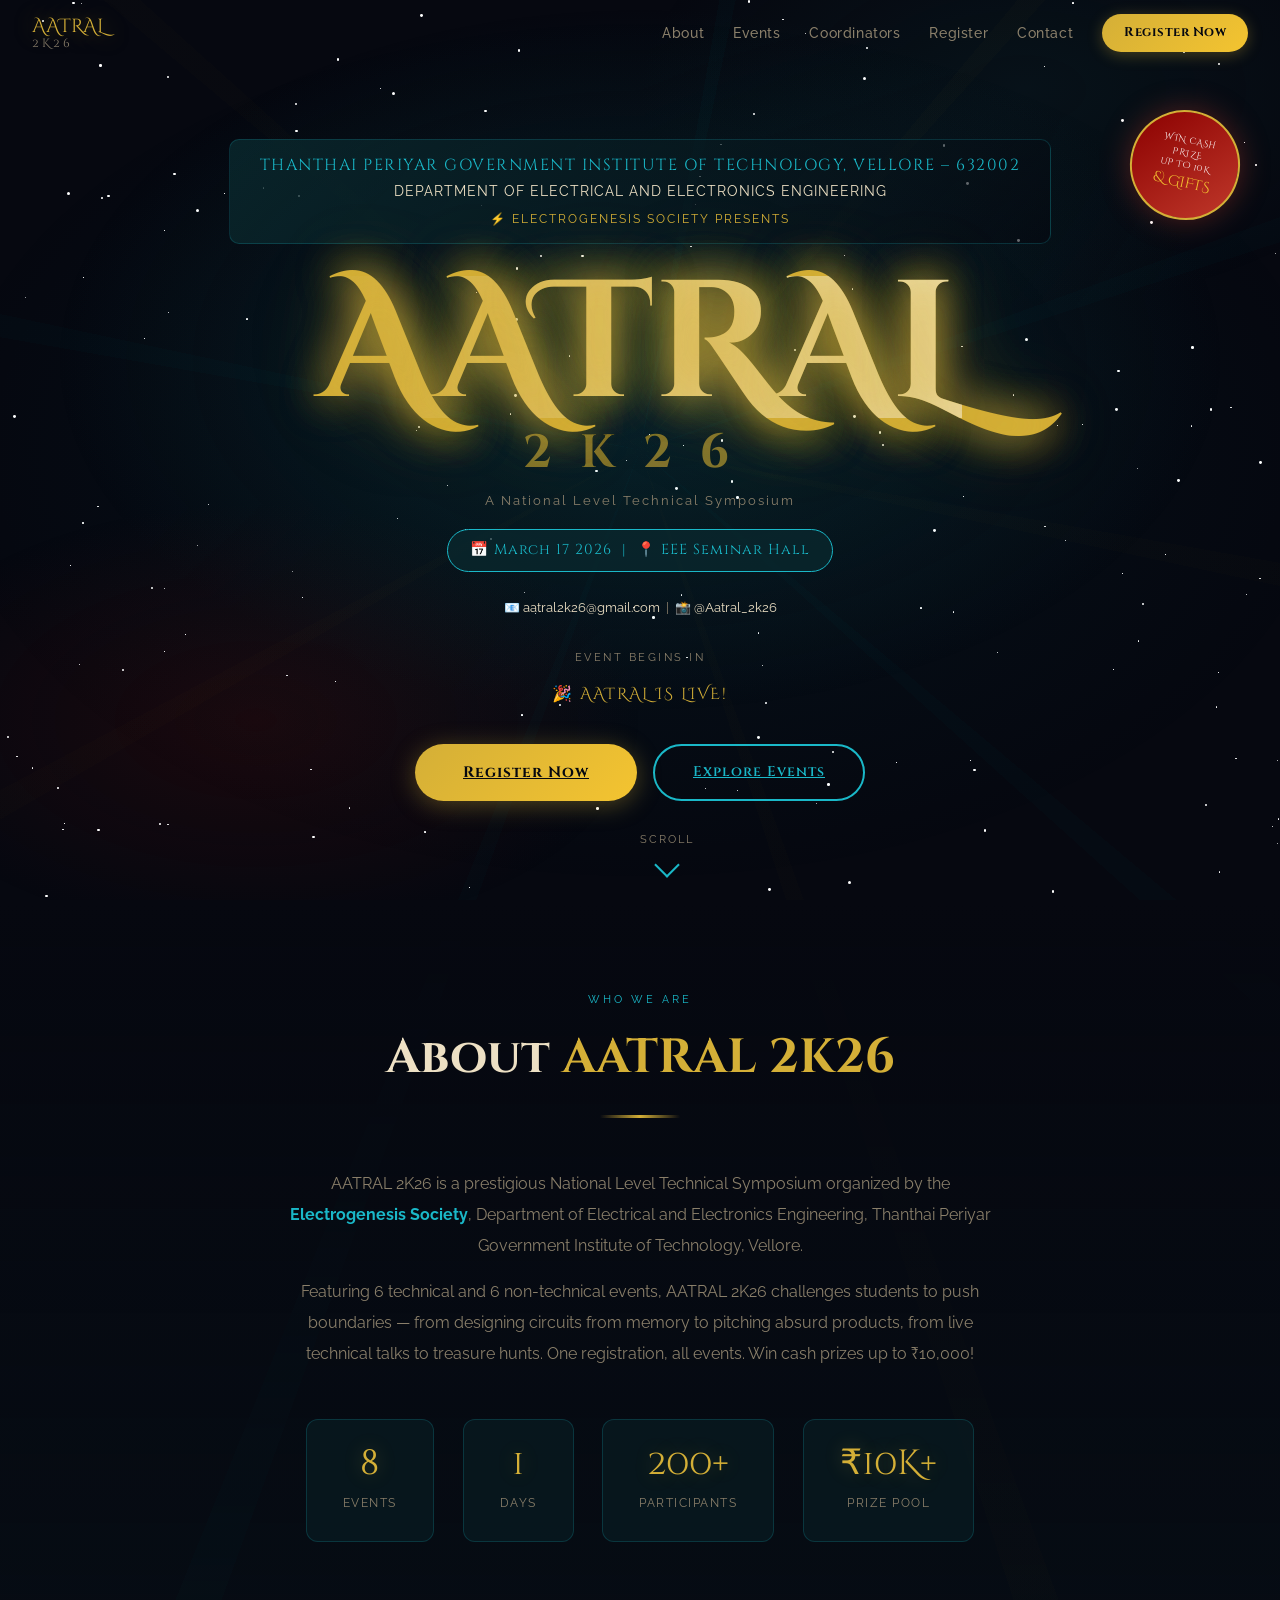
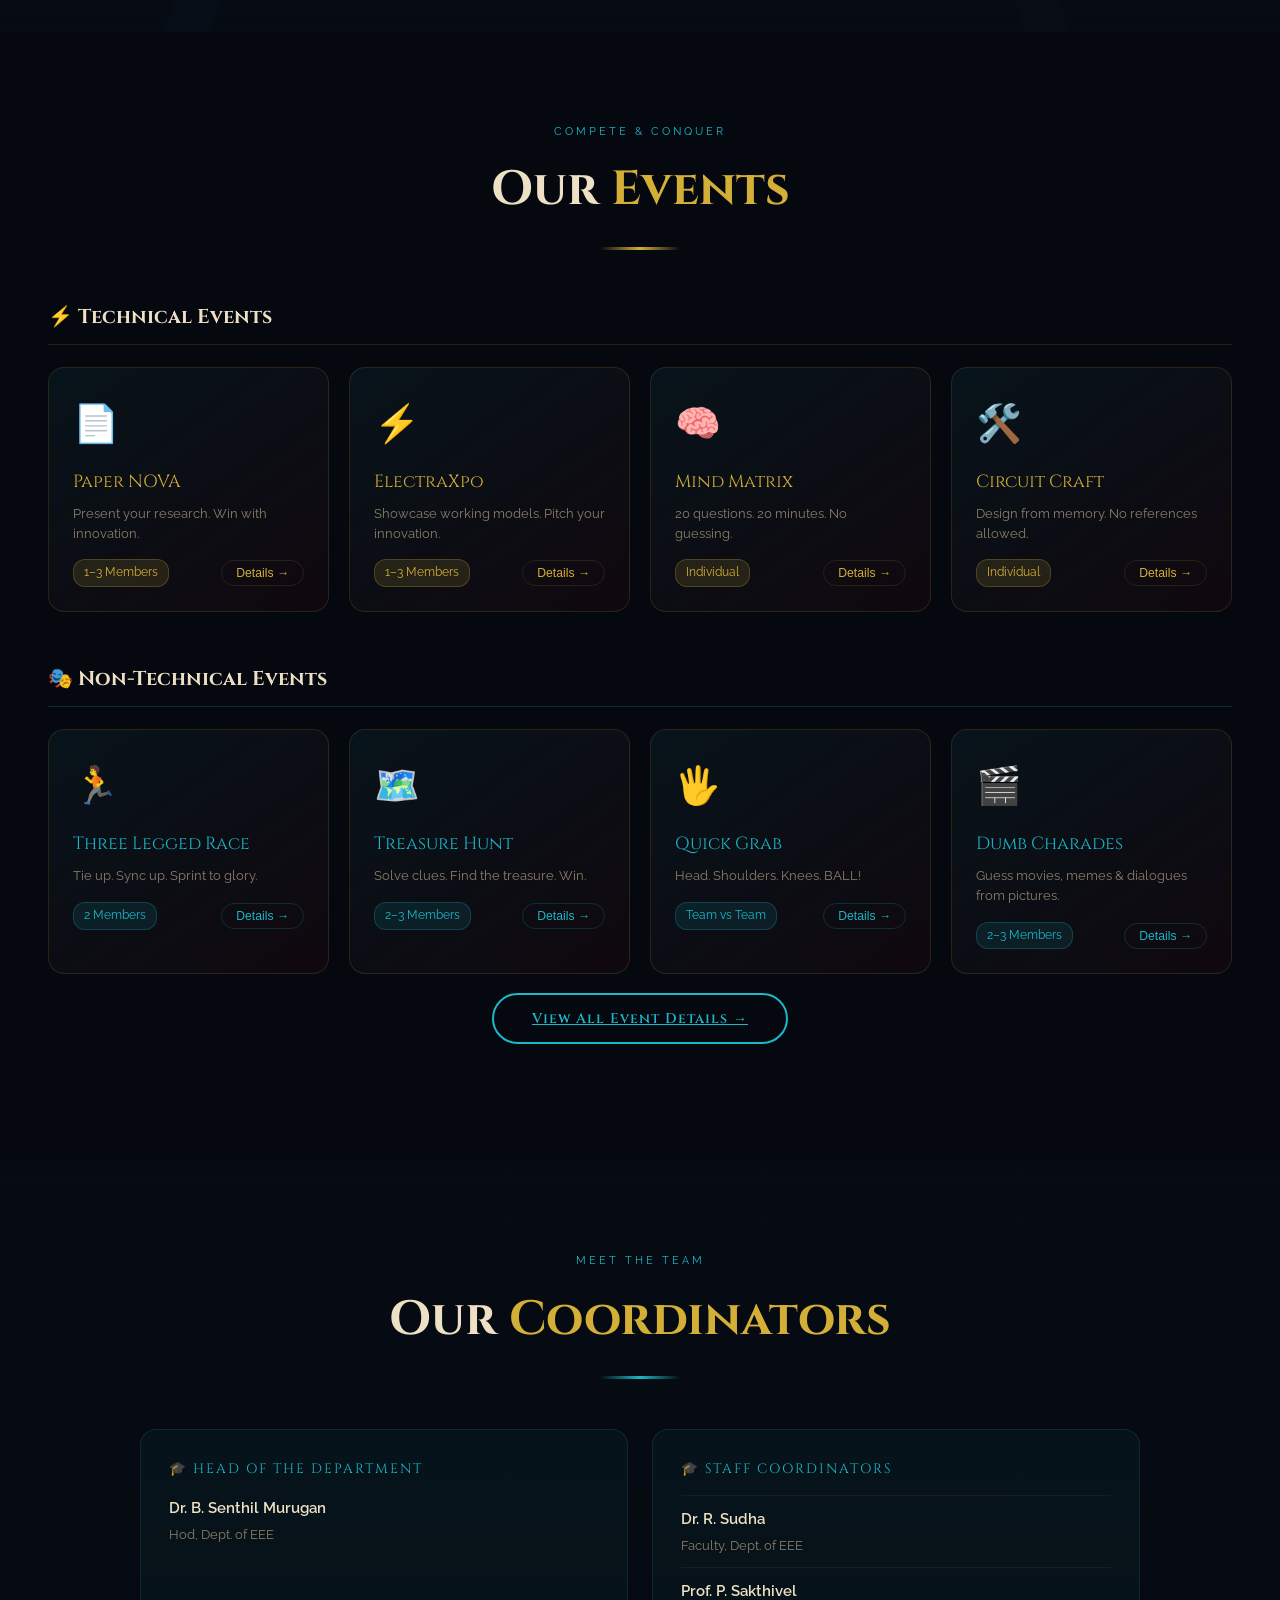
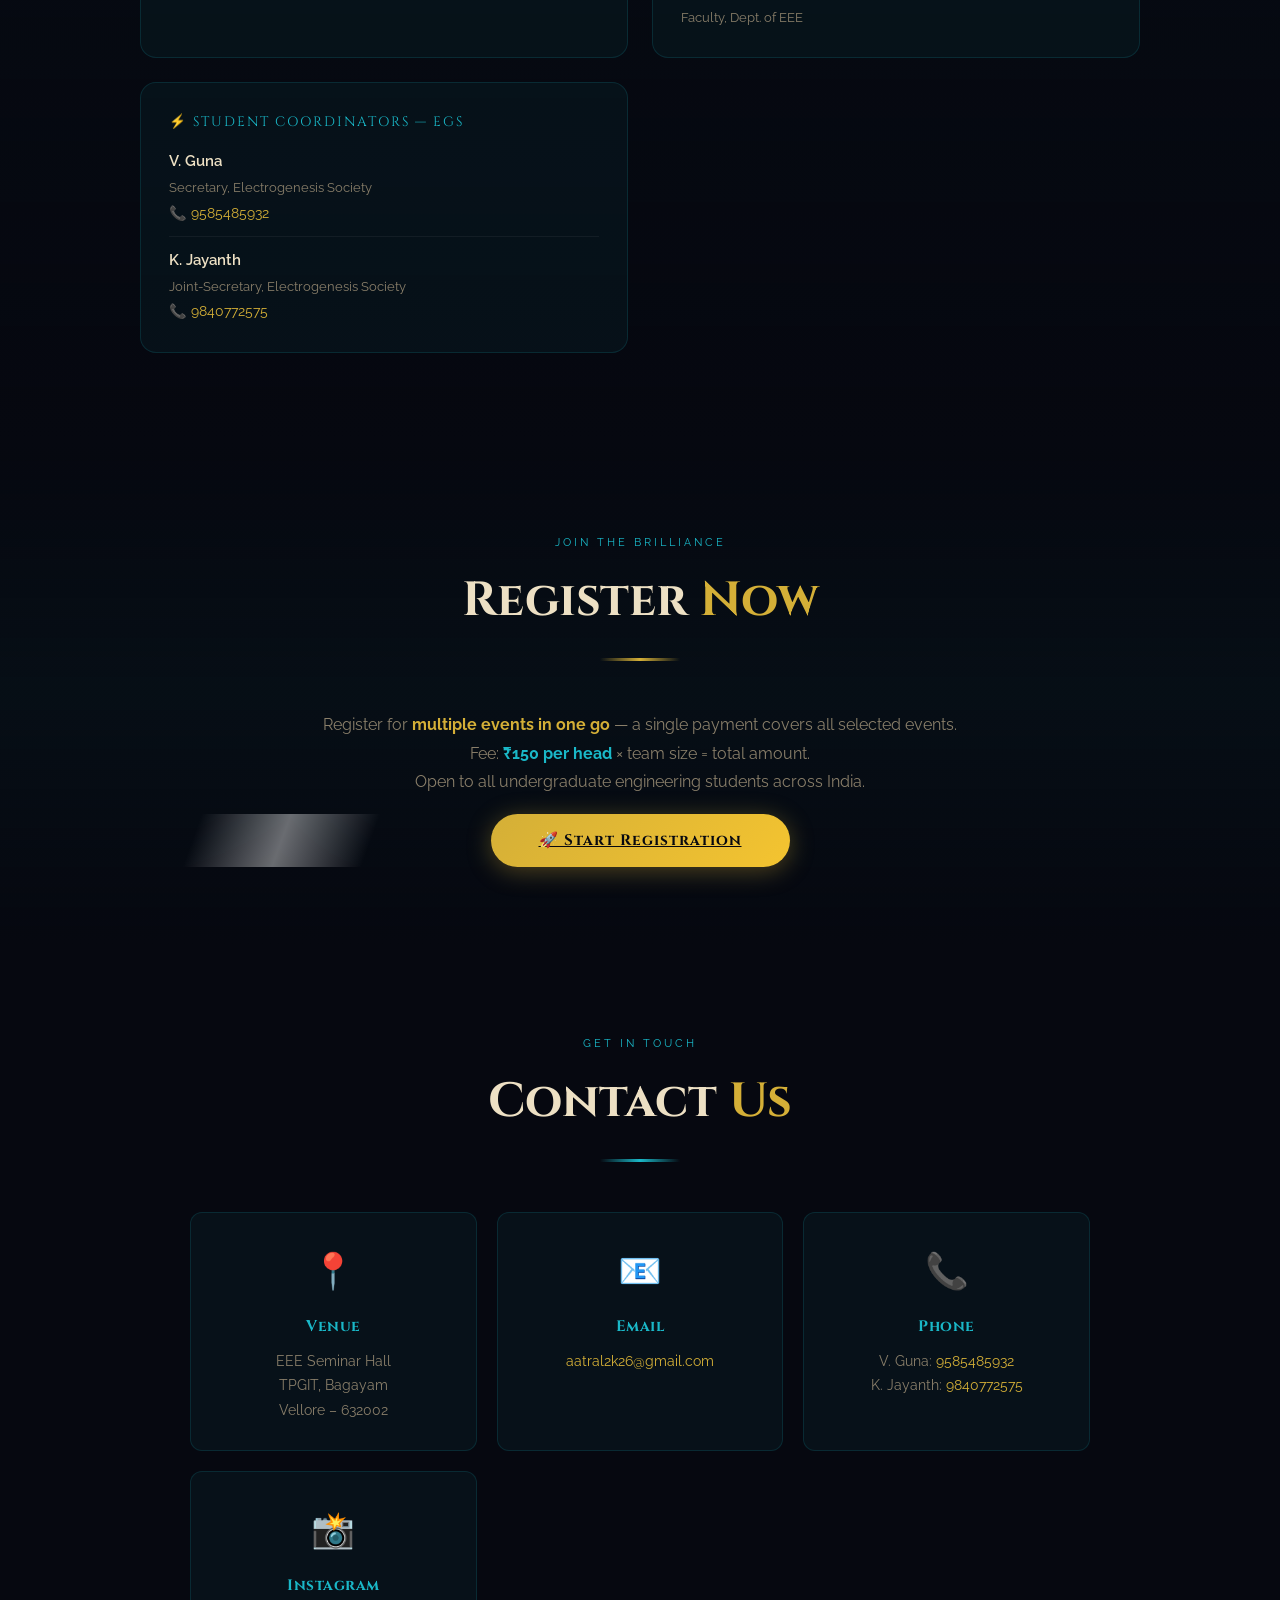
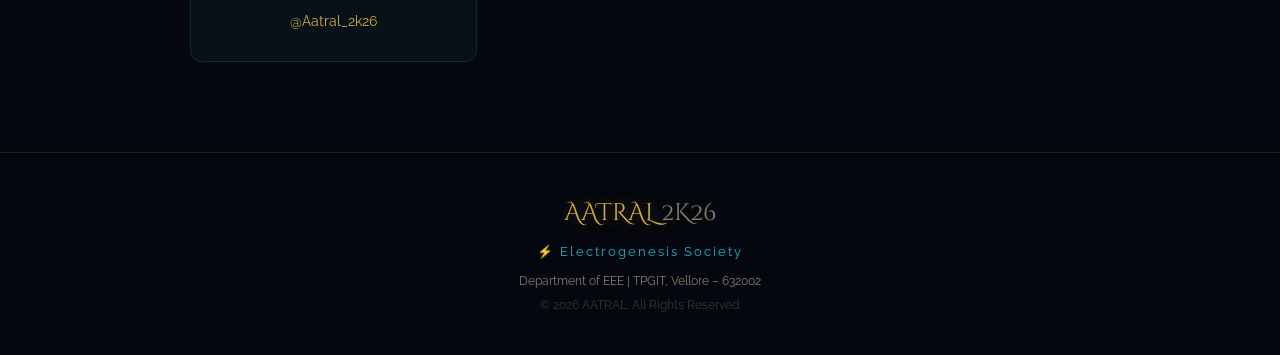
<file: index.html>
<!DOCTYPE html>
<html lang="en">
<head>
<meta charset="UTF-8"/>
<meta name="viewport" content="width=device-width, initial-scale=1.0"/>
<title>AATRAL 2K26 | National Level Technical Symposium | TPGIT Vellore</title>
<meta name="description" content="AATRAL 2K26 — National Level Technical Symposium by Electrogenesis Society, TPGIT Vellore. March 17 2026."/>
<link href="https://fonts.googleapis.com/css2?family=Cinzel+Decorative:wght@400;700;900&family=Cinzel:wght@400;600;700&family=Raleway:wght@300;400;500;600;700&display=swap" rel="stylesheet"/>
<link rel="stylesheet" href="css/style.css"/>
<style>
/* ─── HERO ─── */
.lightning{position:absolute;inset:0;pointer-events:none;z-index:1;overflow:hidden}
.lbolt{position:absolute;width:2px;background:linear-gradient(180deg,transparent,var(--tealhi),transparent);border-radius:2px;opacity:0;animation:lflash var(--ld,4s) var(--ldl,0s) ease-in-out infinite}
@keyframes lflash{0%,90%,100%{opacity:0}92%,96%{opacity:.7}94%{opacity:.2}}
.hero{position:relative;min-height:100vh;display:flex;align-items:center;justify-content:center;text-align:center;padding:110px 2rem 70px;z-index:2;overflow:hidden}
.hero::before{content:'';position:absolute;inset:0;background:radial-gradient(ellipse 80% 70% at 50% 50%,rgba(10,184,200,.06) 0,transparent 70%);pointer-events:none}
.hcnt{max-width:940px;position:relative;z-index:2}
.hbanner{background:linear-gradient(135deg,rgba(10,42,47,.8),rgba(6,8,16,.6));border:1px solid rgba(26,184,200,.2);border-radius:10px;padding:14px 30px;margin-bottom:2rem;display:inline-block;opacity:0;animation:fadeUp .8s .1s ease forwards}
.hbanner .inst{font-family:'Cinzel',serif;font-size:clamp(.75rem,1.5vw,1rem);color:var(--tealhi);letter-spacing:1.5px;text-transform:uppercase;display:block;line-height:1.4}
.hbanner .dept{font-size:clamp(.7rem,1.3vw,.88rem);color:var(--text);letter-spacing:1px;text-transform:uppercase;display:block;margin-top:4px}
.hbanner .soc{font-size:.75rem;color:var(--gold);letter-spacing:2px;text-transform:uppercase;display:block;margin-top:5px}
.htitle{font-family:'Cinzel Decorative',serif;font-size:clamp(4rem,13vw,11rem);line-height:.85;margin-bottom:1rem;display:flex;flex-direction:column;align-items:center;gap:.1em;opacity:0;animation:fadeUp .9s .3s ease forwards}
.tglow{color:var(--gold);position:relative;display:inline-block;text-shadow:0 0 40px rgba(212,175,55,.6),0 0 80px rgba(212,175,55,.3),0 0 160px rgba(212,175,55,.1);animation:goldpulse 3s ease-in-out infinite}
.tglow::after{content:'AATRAL';position:absolute;inset:0;background:linear-gradient(90deg,transparent,rgba(255,255,255,.6),transparent);background-size:200% 100%;-webkit-background-clip:text;background-clip:text;-webkit-text-fill-color:transparent;animation:shimmer 2.5s linear infinite}
@keyframes goldpulse{0%,100%{text-shadow:0 0 40px rgba(212,175,55,.6),0 0 80px rgba(212,175,55,.3)}50%{text-shadow:0 0 70px rgba(212,175,55,.9),0 0 140px rgba(212,175,55,.5)}}
@keyframes shimmer{0%{background-position:-200% 0}100%{background-position:200% 0}}
.tyear{font-family:'Cinzel',serif;font-size:.28em;color:rgba(212,175,55,.6);letter-spacing:.6em;text-transform:uppercase}
.htagline{font-family:'Cinzel',serif;font-size:clamp(.8rem,1.8vw,1.1rem);color:var(--text);letter-spacing:.2em;margin-bottom:.4rem;opacity:0;animation:fadeUp .8s .5s ease forwards}
.hpresents{font-size:.8rem;color:var(--muted);letter-spacing:2px;margin-bottom:.3rem;opacity:0;animation:fadeUp .8s .55s ease forwards}
.prizebadge{position:absolute;top:110px;right:40px;background:linear-gradient(135deg,#8B0000,#c0392b);border:2px solid var(--gold);border-radius:50%;width:110px;height:110px;display:flex;flex-direction:column;align-items:center;justify-content:center;text-align:center;transform:rotate(12deg);animation:badgewobble 3s ease-in-out infinite;box-shadow:0 0 30px rgba(192,57,43,.4)}
.prizebadge .pw{font-family:'Cinzel Decorative',serif;font-size:.55rem;color:#fff;letter-spacing:.5px;line-height:1.4}
.prizebadge .pa{font-family:'Cinzel Decorative',serif;font-size:.9rem;color:var(--goldhi);display:block}
@keyframes badgewobble{0%,100%{transform:rotate(12deg) scale(1)}50%{transform:rotate(14deg) scale(1.04)}}
.hdate{display:inline-flex;align-items:center;gap:.6rem;background:rgba(10,42,47,.7);border:1px solid var(--tealhi);padding:8px 22px;border-radius:25px;font-family:'Cinzel',serif;color:var(--tealhi);font-size:.9rem;margin:.8rem 0 1.6rem;opacity:0;animation:fadeUp .8s .7s ease forwards;letter-spacing:1px}
.hloc{font-size:.8rem;color:var(--muted);margin-bottom:1.8rem;opacity:0;animation:fadeUp .8s .75s ease forwards}
.hloc span{color:var(--text)}
@keyframes fadeUp{from{opacity:0;transform:translateY(30px)}to{opacity:1;transform:translateY(0)}}
.cdwrap{margin-bottom:2.2rem;opacity:0;animation:fadeUp .8s .85s ease forwards}
.cdlabel{font-size:.7rem;color:var(--muted);letter-spacing:2.5px;text-transform:uppercase;margin-bottom:.9rem}
.cd{display:flex;align-items:center;justify-content:center;gap:.5rem}
.cdb{background:rgba(10,42,47,.6);border:1px solid rgba(26,184,200,.25);border-radius:var(--r);padding:14px 20px;min-width:78px;text-align:center;position:relative;overflow:hidden}
.cdb::before{content:'';position:absolute;top:0;left:-100%;width:100%;height:2px;background:var(--tealhi);animation:scan 3s linear infinite}
@keyframes scan{0%{left:-100%}100%{left:100%}}
.cdb b{display:block;font-family:'Cinzel Decorative',serif;font-size:1.9rem;color:var(--goldhi);line-height:1;text-shadow:0 0 20px rgba(212,175,55,.4)}
.cdb small{font-size:.6rem;color:var(--muted);letter-spacing:1.5px;text-transform:uppercase}
.cdsep{font-size:1.8rem;color:rgba(26,184,200,.3);font-weight:bold;padding-bottom:18px}
.hbtns{display:flex;gap:1rem;justify-content:center;flex-wrap:wrap;opacity:0;animation:fadeUp .8s .95s ease forwards}
.scrollhint{position:absolute;bottom:26px;left:50%;transform:translateX(-50%);display:flex;flex-direction:column;align-items:center;gap:7px;color:var(--muted);font-size:.7rem;letter-spacing:2px;text-transform:uppercase;z-index:2;opacity:0;animation:fadeUp .8s 1.1s ease forwards}
.sarrow{width:18px;height:18px;border-right:2px solid var(--tealhi);border-bottom:2px solid var(--tealhi);transform:rotate(45deg);animation:sb 1.6s ease-in-out infinite}
@keyframes sb{0%,100%{transform:rotate(45deg) translateY(0);opacity:1}50%{transform:rotate(45deg) translateY(6px);opacity:.4}}

/* ─── ABOUT ─── */
.about{background:linear-gradient(180deg,var(--bg),rgba(10,42,47,.12))}
.atext{text-align:center;max-width:720px;margin:0 auto 50px;color:var(--muted);line-height:1.95}
.atext p{margin-bottom:.9rem}
.astats{display:flex;justify-content:center;gap:1.8rem;flex-wrap:wrap}
.sbox{background:rgba(10,42,47,.4);border:1px solid rgba(26,184,200,.2);border-radius:var(--r);padding:26px 36px;text-align:center;transition:all var(--ease);cursor:default;position:relative;overflow:hidden}
.sbox::before{content:'';position:absolute;inset:0;background:linear-gradient(135deg,rgba(212,175,55,.05),transparent);opacity:0;transition:opacity var(--ease)}
.sbox:hover{border-color:var(--gold);transform:translateY(-5px);box-shadow:0 15px 40px rgba(212,175,55,.1)}
.sbox:hover::before{opacity:1}
.snum{display:block;font-family:'Cinzel Decorative',serif;font-size:2.2rem;color:var(--gold);line-height:1;margin-bottom:.4rem;text-shadow:0 0 20px rgba(212,175,55,.3)}
.slbl{color:var(--muted);font-size:.78rem;letter-spacing:1.5px;text-transform:uppercase}

/* ─── EVENTS ─── */
.evtsec{background:var(--bg)}
.catrow{max-width:1220px;margin:0 auto 22px;padding:0 1rem}
.cattitle{font-family:'Cinzel',serif;font-size:1.25rem;color:var(--text);display:flex;align-items:center;gap:.8rem;padding-bottom:10px;border-bottom:1px solid var(--golddim);margin-bottom:4px}
.cattitle.teal-border{border-bottom-color:rgba(26,184,200,.2)}
.egrid{max-width:1220px;margin:0 auto 50px;padding:0 1rem;display:grid;grid-template-columns:repeat(auto-fill,minmax(270px,1fr));gap:20px}
.ecard{background:linear-gradient(145deg,rgba(10,42,47,.35),rgba(58,10,10,.2));border:1px solid rgba(212,175,55,.15);border-radius:16px;padding:24px;cursor:pointer;transition:all var(--ease);position:relative;overflow:hidden;opacity:0;animation:fadeUp .6s ease forwards}
.ecard::before{content:'';position:absolute;top:0;left:0;width:100%;height:3px;background:linear-gradient(90deg,var(--gold),var(--goldhi));transform:scaleX(0);transition:transform var(--ease);transform-origin:left}
.ecard.nontech::before{background:linear-gradient(90deg,var(--tealhi),rgba(26,184,200,.5))}
.ecard:hover{border-color:rgba(212,175,55,.5);transform:translateY(-7px);box-shadow:0 20px 55px rgba(212,175,55,.12)}
.ecard.nontech:hover{border-color:rgba(26,184,200,.4);box-shadow:0 20px 55px rgba(26,184,200,.1)}
.ecard:hover::before{transform:scaleX(1)}
.eicon{font-size:2.3rem;margin-bottom:.85rem;display:block}
.ename{font-family:'Cinzel',serif;font-size:1.1rem;color:var(--gold);margin-bottom:.4rem}
.ecard.nontech .ename{color:var(--tealhi)}
.etag{font-size:.82rem;color:var(--muted);margin-bottom:1rem;line-height:1.5}
.emeta{display:flex;justify-content:space-between;align-items:center}
.ebadge{background:var(--golddim);border:1px solid rgba(212,175,55,.25);color:var(--gold);padding:3px 10px;border-radius:12px;font-size:.72rem}
.ecard.nontech .ebadge{background:rgba(26,184,200,.1);border-color:rgba(26,184,200,.25);color:var(--tealhi)}
.evbtn{background:none;border:1px solid var(--golddim);color:var(--gold);padding:5px 14px;border-radius:20px;font-size:.76rem;cursor:pointer;transition:all var(--ease)}
.ecard.nontech .evbtn{border-color:rgba(26,184,200,.2);color:var(--tealhi)}
.ecard:hover .evbtn{background:var(--gold);color:var(--bg);border-color:var(--gold)}
.ecard.nontech:hover .evbtn{background:var(--tealhi);color:var(--bg);border-color:var(--tealhi)}
.view-all-wrap{text-align:center;margin-top:-20px;margin-bottom:40px}

/* ─── COORDINATORS ─── */
.coordsec{background:linear-gradient(180deg,rgba(10,42,47,.1),var(--bg))}
.coordgrid{max-width:1000px;margin:auto;display:grid;grid-template-columns:1fr 1fr;gap:24px}
.coordcard{background:rgba(10,42,47,.3);border:1px solid rgba(26,184,200,.15);border-radius:16px;padding:28px;transition:all var(--ease)}
.coordcard:hover{border-color:rgba(26,184,200,.4);transform:translateY(-3px)}
.coordtitle{font-family:'Cinzel',serif;font-size:.85rem;color:var(--tealhi);letter-spacing:2px;text-transform:uppercase;margin-bottom:14px}
.coordname{color:var(--text);font-weight:600;font-size:.92rem;margin-bottom:4px}
.coordrole{color:var(--muted);font-size:.8rem}
.coordphone{color:var(--gold);font-size:.88rem;margin-top:3px}
.coordlist{display:flex;flex-direction:column;gap:10px}

/* ─── REG CTA ─── */
.regsec{background:linear-gradient(180deg,var(--bg),rgba(10,42,47,.2) 50%,var(--bg))}
.regcta{text-align:center}
.regcta p{color:var(--muted);margin-bottom:1.8rem;font-size:1rem;line-height:1.8}

/* ─── CONTACT ─── */
.ctsec{background:var(--bg)}
.ctgrid{max-width:900px;margin:auto;display:grid;grid-template-columns:repeat(auto-fit,minmax(220px,1fr));gap:20px}
.ctcard{background:rgba(10,42,47,.3);border:1px solid rgba(26,184,200,.15);border-radius:var(--r);padding:28px;text-align:center;transition:all var(--ease)}
.ctcard:hover{border-color:rgba(26,184,200,.4);transform:translateY(-4px)}
.cticon{font-size:2.2rem;margin-bottom:.85rem}
.ctcard h4{font-family:'Cinzel',serif;color:var(--tealhi);margin-bottom:.6rem;font-size:.95rem;letter-spacing:.5px}
.ctcard p{color:var(--muted);font-size:.86rem;line-height:1.75}
.ctcard a{color:var(--gold);text-decoration:none}
.ctcard a:hover{text-decoration:underline}

/* ─── EVENT MODAL ─── */
.overlay{position:fixed;inset:0;background:rgba(0,0,0,.88);backdrop-filter:blur(14px);z-index:2000;display:flex;align-items:center;justify-content:center;padding:20px;opacity:0;pointer-events:none;transition:opacity .35s ease}
.overlay.open{opacity:1;pointer-events:all}
.mbox{background:linear-gradient(145deg,#0d0f18,#080a10);border:1px solid rgba(212,175,55,.25);border-radius:20px;padding:36px;position:relative;box-shadow:0 40px 100px rgba(0,0,0,.8),0 0 60px rgba(212,175,55,.06);max-height:90vh;overflow-y:auto;transform:scale(.9);transition:transform .35s ease;scrollbar-width:thin;scrollbar-color:var(--golddim) transparent}
.overlay.open .mbox{transform:scale(1)}
.mbox::-webkit-scrollbar{width:5px}
.mbox::-webkit-scrollbar-thumb{background:var(--golddim);border-radius:3px}
.evtmbox{max-width:640px;width:100%}
.mclose{position:absolute;top:16px;right:18px;background:rgba(255,255,255,.06);border:1px solid rgba(255,255,255,.1);color:var(--muted);width:34px;height:34px;border-radius:50%;cursor:pointer;font-size:.95rem;transition:all var(--ease);display:flex;align-items:center;justify-content:center}
.mclose:hover{background:rgba(255,255,255,.12);color:var(--text)}
.emicon{font-size:3rem;display:block;margin-bottom:.7rem;text-align:center}
.emtitle{font-family:'Cinzel Decorative',serif;font-size:1.55rem;color:var(--gold);text-align:center;margin-bottom:.3rem}
.emcat{text-align:center;color:var(--muted);font-size:.8rem;letter-spacing:1px;margin-bottom:1.3rem}
.emformat{background:rgba(10,42,47,.4);border:1px solid rgba(26,184,200,.15);border-radius:10px;padding:14px 16px;margin-bottom:1.3rem}
.emformat h5{font-family:'Cinzel',serif;color:var(--tealhi);font-size:.78rem;letter-spacing:1px;margin-bottom:8px;text-transform:uppercase}
.fmrow{display:flex;flex-wrap:wrap;gap:7px}
.fmchip{background:rgba(26,184,200,.08);border:1px solid rgba(26,184,200,.18);color:var(--text);padding:4px 10px;border-radius:8px;font-size:.76rem}
.emdesc{color:var(--muted);font-size:.88rem;line-height:1.8;margin-bottom:1.3rem}
.emrules{background:rgba(212,175,55,.04);border:1px solid var(--golddim);border-radius:10px;padding:16px 18px}
.emrules h4{font-family:'Cinzel',serif;color:var(--gold);font-size:.85rem;letter-spacing:1px;margin-bottom:10px}
.emrules ul{list-style:none;display:flex;flex-direction:column;gap:6px}
.emrules li{color:var(--muted);font-size:.87rem;padding-left:1.3em;position:relative;line-height:1.6}
.emrules li::before{content:'◆';color:var(--gold);position:absolute;left:0;font-size:.42em;top:8px}
.emjudge{margin-top:1.3rem}
.emjudge h4{font-family:'Cinzel',serif;color:var(--tealhi);margin-bottom:.8rem;font-size:.9rem;letter-spacing:1px}
.jrow{display:flex;justify-content:space-between;align-items:center;padding:6px 0;border-bottom:1px solid rgba(255,255,255,.04);font-size:.84rem}
.jrow:last-child{border-bottom:none;font-weight:700;color:var(--text)}
.jrow .jk{color:var(--muted)}
.jrow .jv{color:var(--goldhi)}
.emmetarow{display:flex;gap:.7rem;margin-top:1.3rem;flex-wrap:wrap}
.emchip{background:var(--golddim);border:1px solid rgba(212,175,55,.25);padding:5px 13px;border-radius:20px;font-size:.77rem;color:var(--gold)}
.mfooter{margin-top:1.6rem;text-align:center}

@media(max-width:768px){
  .prizebadge{width:82px;height:82px;top:80px;right:12px}
  .prizebadge .pw{font-size:.45rem}
  .prizebadge .pa{font-size:.72rem}
  .htitle{font-size:clamp(3.2rem,17vw,5rem)}
  .cd{gap:.22rem}
  .cdb{padding:10px 11px;min-width:58px}
  .cdb b{font-size:1.5rem}
  .hbtns{flex-direction:column;align-items:center}
  .astats{gap:1rem}
  .sbox{padding:18px 24px}
  .egrid{grid-template-columns:1fr}
  .coordgrid{grid-template-columns:1fr}
  .ctgrid{grid-template-columns:1fr}
  .hbanner{padding:10px 16px}
}
@media(max-width:380px){.cdb{padding:8px 8px;min-width:50px}.cdb b{font-size:1.2rem}}
</style>
</head>
<body>

<div id="starsBg"></div>
<div class="rayburst"></div>

<div class="lightning">
  <div class="lbolt" style="left:15%;height:40%;top:5%;--ld:5s;--ldl:.5s"></div>
  <div class="lbolt" style="left:35%;height:55%;top:0;--ld:7s;--ldl:2s"></div>
  <div class="lbolt" style="left:65%;height:45%;top:10%;--ld:6s;--ldl:1s"></div>
  <div class="lbolt" style="left:82%;height:35%;top:8%;--ld:8s;--ldl:3s"></div>
  <div class="lbolt" style="left:50%;height:60%;top:0;--ld:4.5s;--ldl:.8s"></div>
</div>

<nav id="nav">
  <div class="nav-in">
    <a href="index.html" class="nlogo"><span class="na">AATRAL</span><span class="ny">2K26</span></a>
    <ul class="nlinks" id="nlinks">
      <li><a href="#about">About</a></li>
      <li><a href="pages/events.html">Events</a></li>
      <li><a href="#coordinators">Coordinators</a></li>
      <li><a href="pages/register.html">Register</a></li>
      <li><a href="#contact">Contact</a></li>
    </ul>
    <a href="pages/register.html" class="nbtn">Register Now</a>
    <button class="hbg" id="hbg">&#9776;</button>
  </div>
</nav>

<!-- HERO -->
<section class="hero" id="home">
  <div class="prizebadge">
    <span class="pw">WIN CASH<br>PRIZE<br>UP TO 10K</span>
    <span class="pa">&amp; GIFTS</span>
  </div>
  <div class="hcnt">
    <div class="hbanner">
      <span class="inst">Thanthai Periyar Government Institute of Technology, Vellore – 632002</span>
      <span class="dept">Department of Electrical and Electronics Engineering</span>
      <span class="soc">⚡ Electrogenesis Society Presents</span>
    </div>
    <h1 class="htitle">
      <span class="tglow">AATRAL</span>
      <span class="tyear">2K26</span>
    </h1>
    <p class="hpresents">A National Level Technical Symposium</p>
    <div class="hdate">📅 March 17 2026 &nbsp;|&nbsp; 📍 EEE Seminar Hall</div>
    <p class="hloc">📧 <span>aatral2k26@gmail.com</span> &nbsp;|&nbsp; 📸 <span>@Aatral_2k26</span></p>
    <div class="cdwrap">
      <div class="cdlabel">Event Begins In</div>
      <div class="cd" id="cd">
        <div class="cdb"><b id="cdd">00</b><small>Days</small></div>
        <div class="cdsep">:</div>
        <div class="cdb"><b id="cdh">00</b><small>Hours</small></div>
        <div class="cdsep">:</div>
        <div class="cdb"><b id="cdm">00</b><small>Mins</small></div>
        <div class="cdsep">:</div>
        <div class="cdb"><b id="cds">00</b><small>Secs</small></div>
      </div>
    </div>
    <div class="hbtns">
      <a href="pages/register.html" class="btnp lg"><span>Register Now</span><i class="shine"></i></a>
      <a href="pages/events.html" class="btns">Explore Events</a>
    </div>
  </div>
  <div class="scrollhint"><span>Scroll</span><div class="sarrow"></div></div>
</section>

<!-- ABOUT -->
<section class="about" id="about">
  <div class="shdr rv"><p class="stag">Who We Are</p><h2 class="stitle">About <span class="gold">AATRAL 2K26</span></h2><div class="gline"></div></div>
  <div class="atext rv">
    <p>AATRAL 2K26 is a prestigious National Level Technical Symposium organized by the <strong style="color:var(--tealhi)">Electrogenesis Society</strong>, Department of Electrical and Electronics Engineering, Thanthai Periyar Government Institute of Technology, Vellore.</p>
    <p>Featuring 6 technical and 6 non-technical events, AATRAL 2K26 challenges students to push boundaries — from designing circuits from memory to pitching absurd products, from live technical talks to treasure hunts. One registration, all events. Win cash prizes up to ₹10,000!</p>
  </div>
  <div class="astats">
    <div class="sbox rv"><span class="snum">8</span><span class="slbl">Events</span></div>
    <div class="sbox rv"><span class="snum">1</span><span class="slbl">Days</span></div>
    <div class="sbox rv"><span class="snum">200+</span><span class="slbl">Participants</span></div>
    <div class="sbox rv"><span class="snum">₹10K+</span><span class="slbl">Prize Pool</span></div>
  </div>
</section>

<!-- EVENTS PREVIEW -->
<section class="evtsec" id="events">
  <div class="shdr rv"><p class="stag">Compete &amp; Conquer</p><h2 class="stitle">Our <span class="gold">Events</span></h2><div class="gline"></div></div>
  <div class="catrow rv"><h3 class="cattitle">⚡ Technical Events</h3></div>
  <div class="egrid" id="techGrid"></div>
  <div class="catrow rv"><h3 class="cattitle teal-border">🎭 Non-Technical Events</h3></div>
  <div class="egrid" id="ntGrid"></div>
  <div class="view-all-wrap rv">
    <a href="pages/events.html" class="btns">View All Event Details →</a>
  </div>
</section>

<!-- COORDINATORS -->
<section class="coordsec" id="coordinators">
  <div class="shdr rv"><p class="stag">Meet the Team</p><h2 class="stitle">Our <span class="gold">Coordinators</span></h2><div class="gline teal"></div></div>
  <div class="coordgrid rv">
    <div class="coordcard">
      <div class="coordtitle">🎓 Head of the Department</div>
      <div class="coordlist">
        <div><div class="coordname">Dr. B. Senthil Murugan</div><div class="coordrole">Hod, Dept. of EEE</div></div>
      </div>
    </div>
    <div class="coordcard">
      <div class="coordtitle">🎓 Staff Coordinators</div>
      <div class="coordlist">
        <div style="border-top:1px solid rgba(255,255,255,.05);padding-top:10px"><div class="coordname">Dr. R. Sudha</div><div class="coordrole">Faculty, Dept. of EEE</div></div>
        <div style="border-top:1px solid rgba(255,255,255,.05);padding-top:10px"><div class="coordname">Prof. P. Sakthivel</div><div class="coordrole">Faculty, Dept. of EEE</div></div>
      </div>
    </div>
    <div class="coordcard">
      <div class="coordtitle">⚡ Student Coordinators — EGS</div>
      <div class="coordlist">
        <div>
          <div class="coordname">V. Guna</div>
          <div class="coordrole">Secretary, Electrogenesis Society</div>
          <div class="coordphone">📞 9585485932</div>
        </div>
        <div style="border-top:1px solid rgba(255,255,255,.05);padding-top:10px">
          <div class="coordname">K. Jayanth</div>
          <div class="coordrole">Joint-Secretary, Electrogenesis Society</div>
          <div class="coordphone">📞 9840772575</div>
        </div>
      </div>
    </div>
  </div>
</section>

<!-- REG CTA -->
<section class="regsec" id="register">
  <div class="shdr rv"><p class="stag">Join the Brilliance</p><h2 class="stitle">Register <span class="gold">Now</span></h2><div class="gline"></div></div>
  <div class="regcta rv">
    <p>Register for <strong class="gold">multiple events in one go</strong> — a single payment covers all selected events.<br>
    Fee: <strong style="color:var(--tealhi)">₹150 per head</strong> × team size = total amount.<br>
    Open to all undergraduate engineering students across India.</p>
    <a href="pages/register.html" class="btnp lg"><span>🚀 Start Registration</span><i class="shine"></i></a>
  </div>
</section>

<!-- CONTACT -->
<section class="ctsec" id="contact">
  <div class="shdr rv"><p class="stag">Get In Touch</p><h2 class="stitle">Contact <span class="gold">Us</span></h2><div class="gline teal"></div></div>
  <div class="ctgrid rv">
    <div class="ctcard"><div class="cticon">📍</div><h4>Venue</h4><p>EEE Seminar Hall<br>TPGIT, Bagayam<br>Vellore – 632002</p></div>
    <div class="ctcard"><div class="cticon">📧</div><h4>Email</h4><p><a href="mailto:aatral2k26@gmail.com">aatral2k26@gmail.com</a></p></div>
    <div class="ctcard"><div class="cticon">📞</div><h4>Phone</h4><p>V. Guna: <a href="tel:9585485932">9585485932</a><br>K. Jayanth: <a href="tel:9840772575">9840772575</a></p></div>
    <div class="ctcard"><div class="cticon">📸</div><h4>Instagram</h4><p><a href="https://instagram.com/Aatral_2k26" target="_blank">@Aatral_2k26</a></p></div>
  </div>
</section>

<footer>
  <div class="flogo"><span class="fa">AATRAL</span> <span style="color:var(--muted)">2K26</span></div>
  <div class="fsocial">⚡ Electrogenesis Society</div>
  <p class="fsub">Department of EEE | TPGIT, Vellore – 632002</p>
  <p class="fcopy">© 2026 AATRAL. All Rights Reserved.</p>
</footer>

<!-- EVENT DETAIL MODAL -->
<div class="overlay" id="evtOverlay" onclick="closeEvtModal(event)">
  <div class="mbox evtmbox" onclick="event.stopPropagation()">
    <button class="mclose" onclick="closeEvtModal()">✕</button>
    <div id="evtContent"></div>
    <div class="mfooter">
      <a href="pages/register.html" class="btnp"><span>Register for This Event</span><i class="shine"></i></a>
    </div>
  </div>
</div>

<script src="js/data.js"></script>
<script src="js/utils.js"></script>
<script>
document.addEventListener('DOMContentLoaded', () => {
  initCountdown();
  renderCards();
});

function renderCards() {
  renderGrid('techGrid', EVTS.tech, 'tech');
  renderGrid('ntGrid', EVTS.nontech, 'nontech');
}
function renderGrid(id, list, type) {
  const g = document.getElementById(id); g.innerHTML = '';
  list.forEach((ev, i) => {
    const d = document.createElement('div');
    d.className = `ecard rv${type === 'nontech' ? ' nontech' : ''}`;
    d.style.animationDelay = i * .1 + 's';
    d.innerHTML = `<span class="eicon">${ev.icon}</span><div class="ename">${ev.name}</div><div class="etag">${ev.tag}</div>
      <div class="emeta"><span class="ebadge">${ev.size}</span>
      <button class="evbtn" onclick="event.stopPropagation();openEvt('${ev.id}')">Details →</button></div>`;
    d.addEventListener('click', () => openEvt(ev.id));
    g.appendChild(d);
    const ro = new IntersectionObserver((en) => en.forEach(e => { if (e.isIntersecting) { e.target.classList.add('vis'); ro.unobserve(e.target); } }), { threshold: .08 });
    ro.observe(d);
  });
}
function openEvt(id) {
  const all = [...EVTS.tech, ...EVTS.nontech], ev = all.find(e => e.id === id);
  if (!ev) return;
  const isTech = EVTS.tech.some(e => e.id === id);
  let formatHTML = '';
  if (ev.format) {
    const chips = Object.values(ev.format).map(v => `<span class="fmchip">${v}</span>`).join('');
    formatHTML = `<div class="emformat"><h5>📋 Format</h5><div class="fmrow">${chips}</div></div>`;
  }
  let judgeHTML = '';
  if (ev.judging) {
    const rows = ev.judging.map(([k, v]) => `<div class="jrow"><span class="jk">${k}</span><span class="jv">${v}</span></div>`).join('');
    judgeHTML = `<div class="emjudge"><h4>🏆 Judging Criteria</h4>${rows}</div>`;
  }
  document.getElementById('evtContent').innerHTML = `
    <span class="emicon">${ev.icon}</span>
    <h2 class="emtitle">${ev.name}</h2>
    <p class="emcat">${isTech ? '⚡ Technical Event' : '🎭 Non-Technical Event'}</p>
    ${formatHTML}
    <p class="emdesc">${ev.desc}</p>
    <div class="emrules"><h4>📜 Rules & Guidelines</h4><ul>${ev.rules.map(r => `<li>${r}</li>`).join('')}</ul></div>
    ${judgeHTML}
    <div class="emmetarow"><span class="emchip">👥 ${ev.size}</span><span class="emchip">🏆 ${ev.prize}</span><span class="emchip">💳 ₹150/head</span></div>`;
  document.getElementById('evtOverlay').classList.add('open');
  document.body.style.overflow = 'hidden';
}
function closeEvtModal(e) {
  if (e && e.target !== e.currentTarget) return;
  document.getElementById('evtOverlay').classList.remove('open');
  document.body.style.overflow = '';
}
</script>
</body>
</html>
</file>
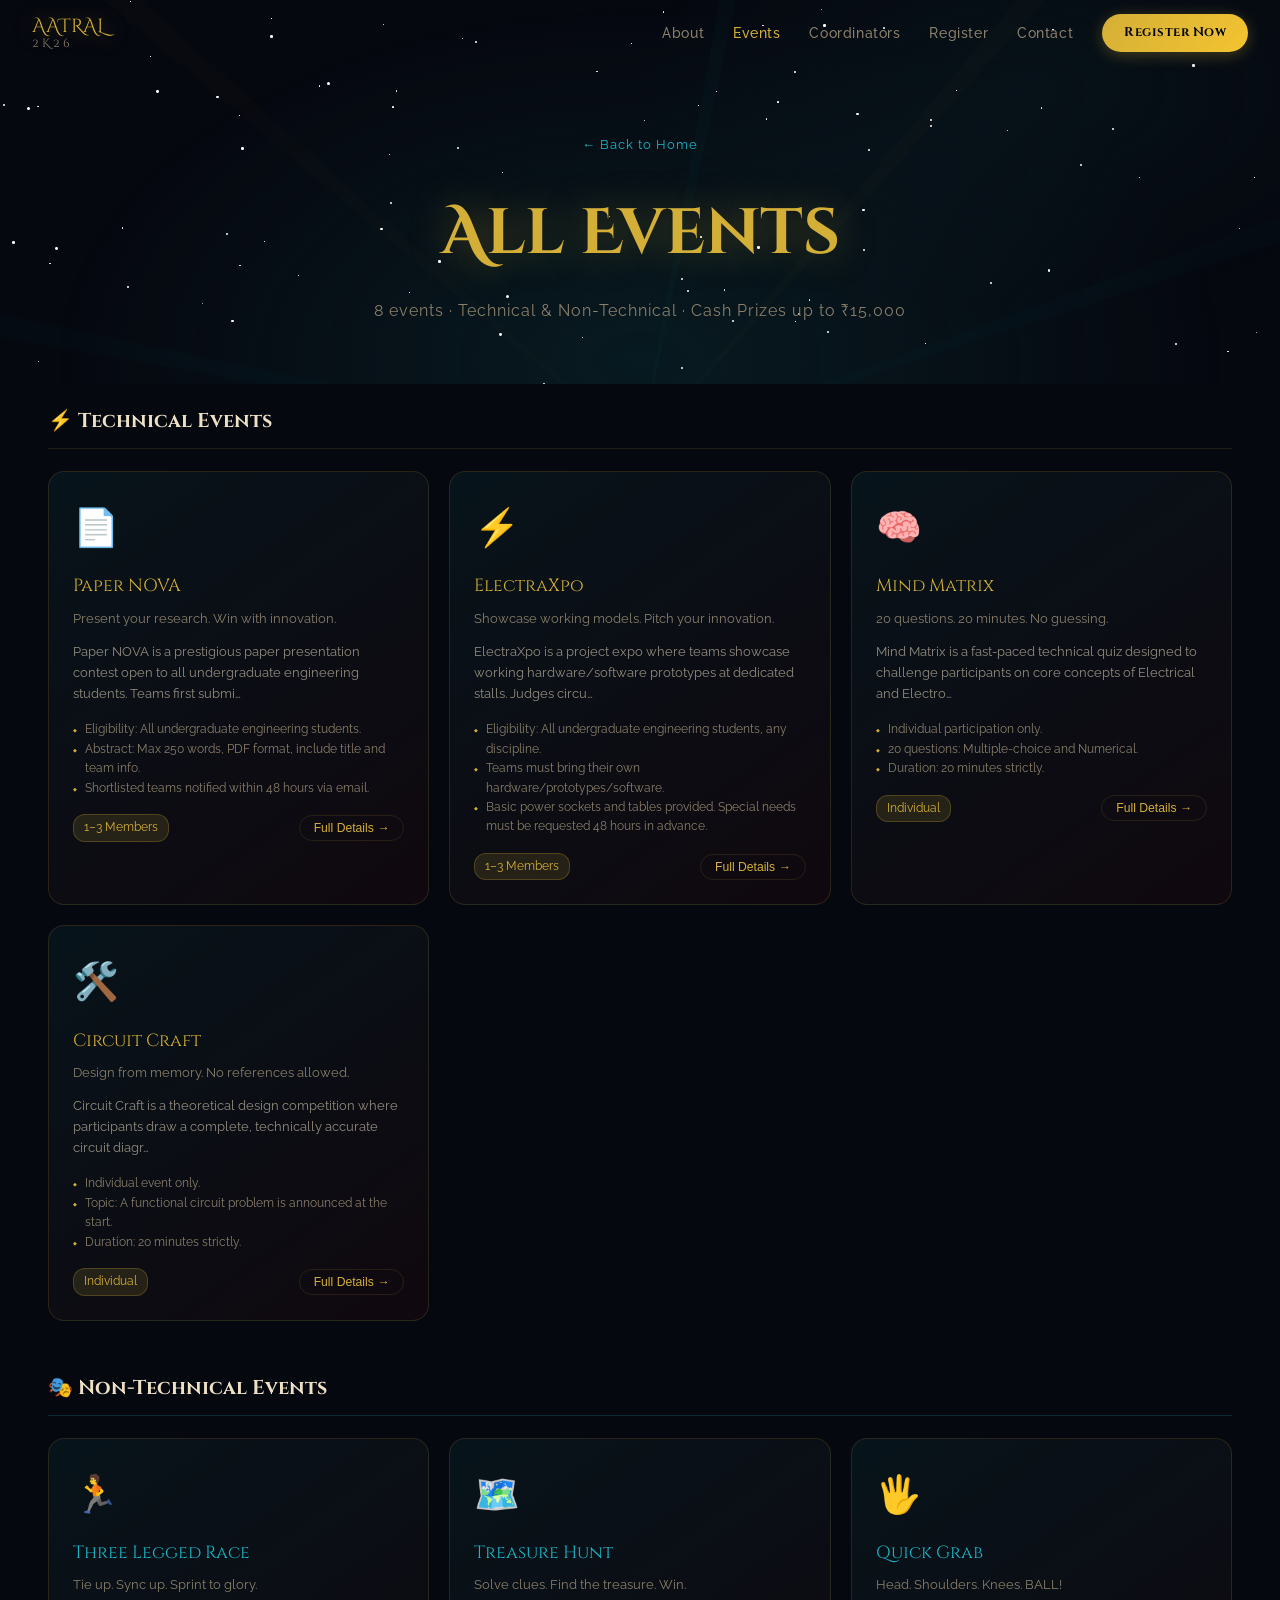
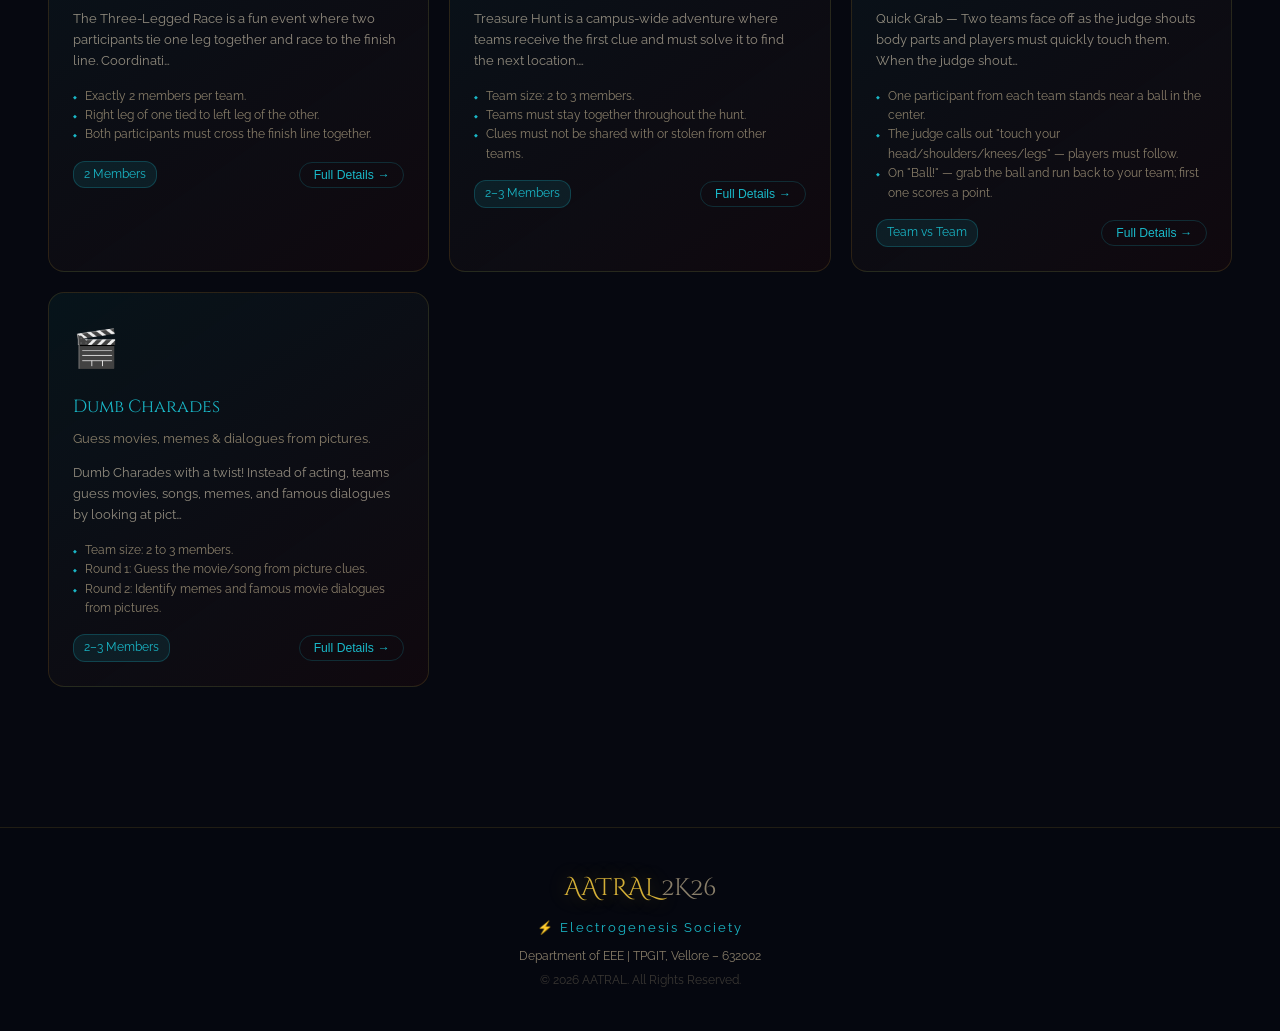
<file: pages/events.html>
<!DOCTYPE html>
<html lang="en">
<head>
<meta charset="UTF-8"/>
<meta name="viewport" content="width=device-width, initial-scale=1.0"/>
<title>Events | AATRAL 2K26</title>
<link href="https://fonts.googleapis.com/css2?family=Cinzel+Decorative:wght@400;700;900&family=Cinzel:wght@400;600;700&family=Raleway:wght@300;400;500;600;700&display=swap" rel="stylesheet"/>
<link rel="stylesheet" href="../css/style.css"/>
<style>
.evtsec{background:var(--bg);padding-top:20px}
.catrow{max-width:1220px;margin:0 auto 22px;padding:0 1rem}
.cattitle{font-family:'Cinzel',serif;font-size:1.25rem;color:var(--text);display:flex;align-items:center;gap:.8rem;padding-bottom:10px;border-bottom:1px solid var(--golddim);margin-bottom:4px}
.cattitle.teal-border{border-bottom-color:rgba(26,184,200,.2)}
.egrid{max-width:1220px;margin:0 auto 50px;padding:0 1rem;display:grid;grid-template-columns:repeat(auto-fill,minmax(300px,1fr));gap:20px}
.ecard{background:linear-gradient(145deg,rgba(10,42,47,.35),rgba(58,10,10,.2));border:1px solid rgba(212,175,55,.15);border-radius:16px;padding:24px;cursor:pointer;transition:all var(--ease);position:relative;overflow:hidden;opacity:0;animation:fadeUp .6s ease forwards}
.ecard::before{content:'';position:absolute;top:0;left:0;width:100%;height:3px;background:linear-gradient(90deg,var(--gold),var(--goldhi));transform:scaleX(0);transition:transform var(--ease);transform-origin:left}
.ecard.nontech::before{background:linear-gradient(90deg,var(--tealhi),rgba(26,184,200,.5))}
.ecard:hover{border-color:rgba(212,175,55,.5);transform:translateY(-7px);box-shadow:0 20px 55px rgba(212,175,55,.12)}
.ecard.nontech:hover{border-color:rgba(26,184,200,.4);box-shadow:0 20px 55px rgba(26,184,200,.1)}
.ecard:hover::before{transform:scaleX(1)}
.eicon{font-size:2.3rem;margin-bottom:.85rem;display:block}
.ename{font-family:'Cinzel',serif;font-size:1.1rem;color:var(--gold);margin-bottom:.4rem}
.ecard.nontech .ename{color:var(--tealhi)}
.etag{font-size:.82rem;color:var(--muted);margin-bottom:.8rem;line-height:1.5}
.edesc{font-size:.82rem;color:rgba(237,224,196,.6);line-height:1.6;margin-bottom:1rem}
.emeta{display:flex;justify-content:space-between;align-items:center}
.ebadge{background:var(--golddim);border:1px solid rgba(212,175,55,.25);color:var(--gold);padding:3px 10px;border-radius:12px;font-size:.72rem}
.ecard.nontech .ebadge{background:rgba(26,184,200,.1);border-color:rgba(26,184,200,.25);color:var(--tealhi)}
.evbtn{background:none;border:1px solid var(--golddim);color:var(--gold);padding:5px 14px;border-radius:20px;font-size:.76rem;cursor:pointer;transition:all var(--ease)}
.ecard.nontech .evbtn{border-color:rgba(26,184,200,.2);color:var(--tealhi)}
.ecard:hover .evbtn{background:var(--gold);color:var(--bg);border-color:var(--gold)}
.ecard.nontech:hover .evbtn{background:var(--tealhi);color:var(--bg);border-color:var(--tealhi)}
.erules-preview{margin-bottom:1rem}
.erules-preview ul{list-style:none;padding:0}
.erules-preview li{font-size:.76rem;color:var(--muted);padding-left:1em;position:relative;line-height:1.6}
.erules-preview li::before{content:'◆';color:var(--gold);position:absolute;left:0;font-size:.4em;top:7px}
.ecard.nontech .erules-preview li::before{color:var(--tealhi)}
/* Modal */
.overlay{position:fixed;inset:0;background:rgba(0,0,0,.88);backdrop-filter:blur(14px);z-index:2000;display:flex;align-items:center;justify-content:center;padding:20px;opacity:0;pointer-events:none;transition:opacity .35s ease}
.overlay.open{opacity:1;pointer-events:all}
.mbox{background:linear-gradient(145deg,#0d0f18,#080a10);border:1px solid rgba(212,175,55,.25);border-radius:20px;padding:36px;position:relative;box-shadow:0 40px 100px rgba(0,0,0,.8);max-height:90vh;overflow-y:auto;transform:scale(.9);transition:transform .35s ease;scrollbar-width:thin;scrollbar-color:var(--golddim) transparent;max-width:640px;width:100%}
.overlay.open .mbox{transform:scale(1)}
.mbox::-webkit-scrollbar{width:5px}
.mbox::-webkit-scrollbar-thumb{background:var(--golddim);border-radius:3px}
.mclose{position:absolute;top:16px;right:18px;background:rgba(255,255,255,.06);border:1px solid rgba(255,255,255,.1);color:var(--muted);width:34px;height:34px;border-radius:50%;cursor:pointer;font-size:.95rem;transition:all var(--ease);display:flex;align-items:center;justify-content:center}
.mclose:hover{background:rgba(255,255,255,.12);color:var(--text)}
.emicon-lg{font-size:3rem;display:block;margin-bottom:.7rem;text-align:center}
.emtitle{font-family:'Cinzel Decorative',serif;font-size:1.55rem;color:var(--gold);text-align:center;margin-bottom:.3rem}
.emcat{text-align:center;color:var(--muted);font-size:.8rem;letter-spacing:1px;margin-bottom:1.3rem}
.emformat{background:rgba(10,42,47,.4);border:1px solid rgba(26,184,200,.15);border-radius:10px;padding:14px 16px;margin-bottom:1.3rem}
.emformat h5{font-family:'Cinzel',serif;color:var(--tealhi);font-size:.78rem;letter-spacing:1px;margin-bottom:8px;text-transform:uppercase}
.fmrow{display:flex;flex-wrap:wrap;gap:7px}
.fmchip{background:rgba(26,184,200,.08);border:1px solid rgba(26,184,200,.18);color:var(--text);padding:4px 10px;border-radius:8px;font-size:.76rem}
.emdesc{color:var(--muted);font-size:.88rem;line-height:1.8;margin-bottom:1.3rem}
.emrules{background:rgba(212,175,55,.04);border:1px solid var(--golddim);border-radius:10px;padding:16px 18px}
.emrules h4{font-family:'Cinzel',serif;color:var(--gold);font-size:.85rem;letter-spacing:1px;margin-bottom:10px}
.emrules ul{list-style:none;display:flex;flex-direction:column;gap:6px}
.emrules li{color:var(--muted);font-size:.87rem;padding-left:1.3em;position:relative;line-height:1.6}
.emrules li::before{content:'◆';color:var(--gold);position:absolute;left:0;font-size:.42em;top:8px}
.emjudge{margin-top:1.3rem}
.emjudge h4{font-family:'Cinzel',serif;color:var(--tealhi);margin-bottom:.8rem;font-size:.9rem;letter-spacing:1px}
.jrow{display:flex;justify-content:space-between;align-items:center;padding:6px 0;border-bottom:1px solid rgba(255,255,255,.04);font-size:.84rem}
.jrow:last-child{border-bottom:none;font-weight:700;color:var(--text)}
.jrow .jk{color:var(--muted)}
.jrow .jv{color:var(--goldhi)}
.emmetarow{display:flex;gap:.7rem;margin-top:1.3rem;flex-wrap:wrap}
.emchip{background:var(--golddim);border:1px solid rgba(212,175,55,.25);padding:5px 13px;border-radius:20px;font-size:.77rem;color:var(--gold)}
.mfooter{margin-top:1.6rem;text-align:center}
@keyframes fadeUp{from{opacity:0;transform:translateY(30px)}to{opacity:1;transform:translateY(0)}}
@media(max-width:768px){.egrid{grid-template-columns:1fr}}
</style>
</head>
<body>
<div id="starsBg"></div>
<div class="rayburst"></div>

<nav id="nav">
  <div class="nav-in">
    <a href="../index.html" class="nlogo"><span class="na">AATRAL</span><span class="ny">2K26</span></a>
    <ul class="nlinks" id="nlinks">
      <li><a href="../index.html#about">About</a></li>
      <li><a href="events.html" class="active">Events</a></li>
      <li><a href="../index.html#coordinators">Coordinators</a></li>
      <li><a href="register.html">Register</a></li>
      <li><a href="../index.html#contact">Contact</a></li>
      
    </ul>
    <a href="register.html" class="nbtn">Register Now</a>
    <button class="hbg" id="hbg">&#9776;</button>
  </div>
</nav>

<div class="page-hero">
  <a href="../index.html" class="back-link">← Back to Home</a>
  <h1>All Events</h1>
  <p>8 events · Technical &amp; Non-Technical · Cash Prizes up to ₹15,000</p>
</div>

<section class="evtsec">
  <div class="catrow rv"><h3 class="cattitle">⚡ Technical Events</h3></div>
  <div class="egrid" id="techGrid"></div>
  <div class="catrow rv"><h3 class="cattitle teal-border">🎭 Non-Technical Events</h3></div>
  <div class="egrid" id="ntGrid"></div>
</section>

<footer>
  <div class="flogo"><span class="fa">AATRAL</span> <span style="color:var(--muted)">2K26</span></div>
  <div class="fsocial">⚡ Electrogenesis Society</div>
  <p class="fsub">Department of EEE | TPGIT, Vellore – 632002</p>
  <p class="fcopy">© 2026 AATRAL. All Rights Reserved.</p>
</footer>

<!-- Event Detail Modal -->
<div class="overlay" id="evtOverlay" onclick="closeEvtModal(event)">
  <div class="mbox" onclick="event.stopPropagation()">
    <button class="mclose" onclick="closeEvtModal()">✕</button>
    <div id="evtContent"></div>
    <div class="mfooter">
      <a href="register.html" class="btnp"><span>Register for This Event</span><i class="shine"></i></a>
    </div>
  </div>
</div>

<script src="../js/data.js"></script>
<script src="../js/utils.js"></script>
<script>
document.addEventListener('DOMContentLoaded', () => {
  renderGrid('techGrid', EVTS.tech, 'tech');
  renderGrid('ntGrid', EVTS.nontech, 'nontech');
});

function renderGrid(id, list, type) {
  const g = document.getElementById(id); g.innerHTML = '';
  list.forEach((ev, i) => {
    const d = document.createElement('div');
    d.className = `ecard rv${type === 'nontech' ? ' nontech' : ''}`;
    d.style.animationDelay = i * .1 + 's';
    const rulesPreview = ev.rules.slice(0, 3).map(r => `<li>${r}</li>`).join('');
    d.innerHTML = `
      <span class="eicon">${ev.icon}</span>
      <div class="ename">${ev.name}</div>
      <div class="etag">${ev.tag}</div>
      <div class="edesc">${ev.desc.substring(0, 120)}…</div>
      <div class="erules-preview"><ul>${rulesPreview}</ul></div>
      <div class="emeta">
        <span class="ebadge">${ev.size}</span>
        <button class="evbtn" onclick="openEvt('${ev.id}')">Full Details →</button>
      </div>`;
    d.addEventListener('click', () => openEvt(ev.id));
    g.appendChild(d);
    const ro = new IntersectionObserver(en => en.forEach(e => { if (e.isIntersecting) { e.target.classList.add('vis'); ro.unobserve(e.target); } }), { threshold: .08 });
    ro.observe(d);
  });
}

function openEvt(id) {
  const all = [...EVTS.tech, ...EVTS.nontech], ev = all.find(e => e.id === id);
  if (!ev) return;
  const isTech = EVTS.tech.some(e => e.id === id);
  let formatHTML = '';
  if (ev.format) {
    const chips = Object.values(ev.format).map(v => `<span class="fmchip">${v}</span>`).join('');
    formatHTML = `<div class="emformat"><h5>📋 Format</h5><div class="fmrow">${chips}</div></div>`;
  }
  let judgeHTML = '';
  if (ev.judging) {
    const rows = ev.judging.map(([k, v]) => `<div class="jrow"><span class="jk">${k}</span><span class="jv">${v}</span></div>`).join('');
    judgeHTML = `<div class="emjudge"><h4>🏆 Judging Criteria</h4>${rows}</div>`;
  }
  document.getElementById('evtContent').innerHTML = `
    <span class="emicon-lg">${ev.icon}</span>
    <h2 class="emtitle">${ev.name}</h2>
    <p class="emcat">${isTech ? '⚡ Technical Event' : '🎭 Non-Technical Event'}</p>
    ${formatHTML}
    <p class="emdesc">${ev.desc}</p>
    <div class="emrules"><h4>📜 Rules & Guidelines</h4><ul>${ev.rules.map(r => `<li>${r}</li>`).join('')}</ul></div>
    ${judgeHTML}
    <div class="emmetarow"><span class="emchip">👥 ${ev.size}</span><span class="emchip">🏆 ${ev.prize}</span><span class="emchip">💳 ₹250/head</span></div>`;
  document.getElementById('evtOverlay').classList.add('open');
  document.body.style.overflow = 'hidden';
}
function closeEvtModal(e) {
  if (e && e.target !== e.currentTarget) return;
  document.getElementById('evtOverlay').classList.remove('open');
  document.body.style.overflow = '';
}
</script>
</body>
</html>
</file>
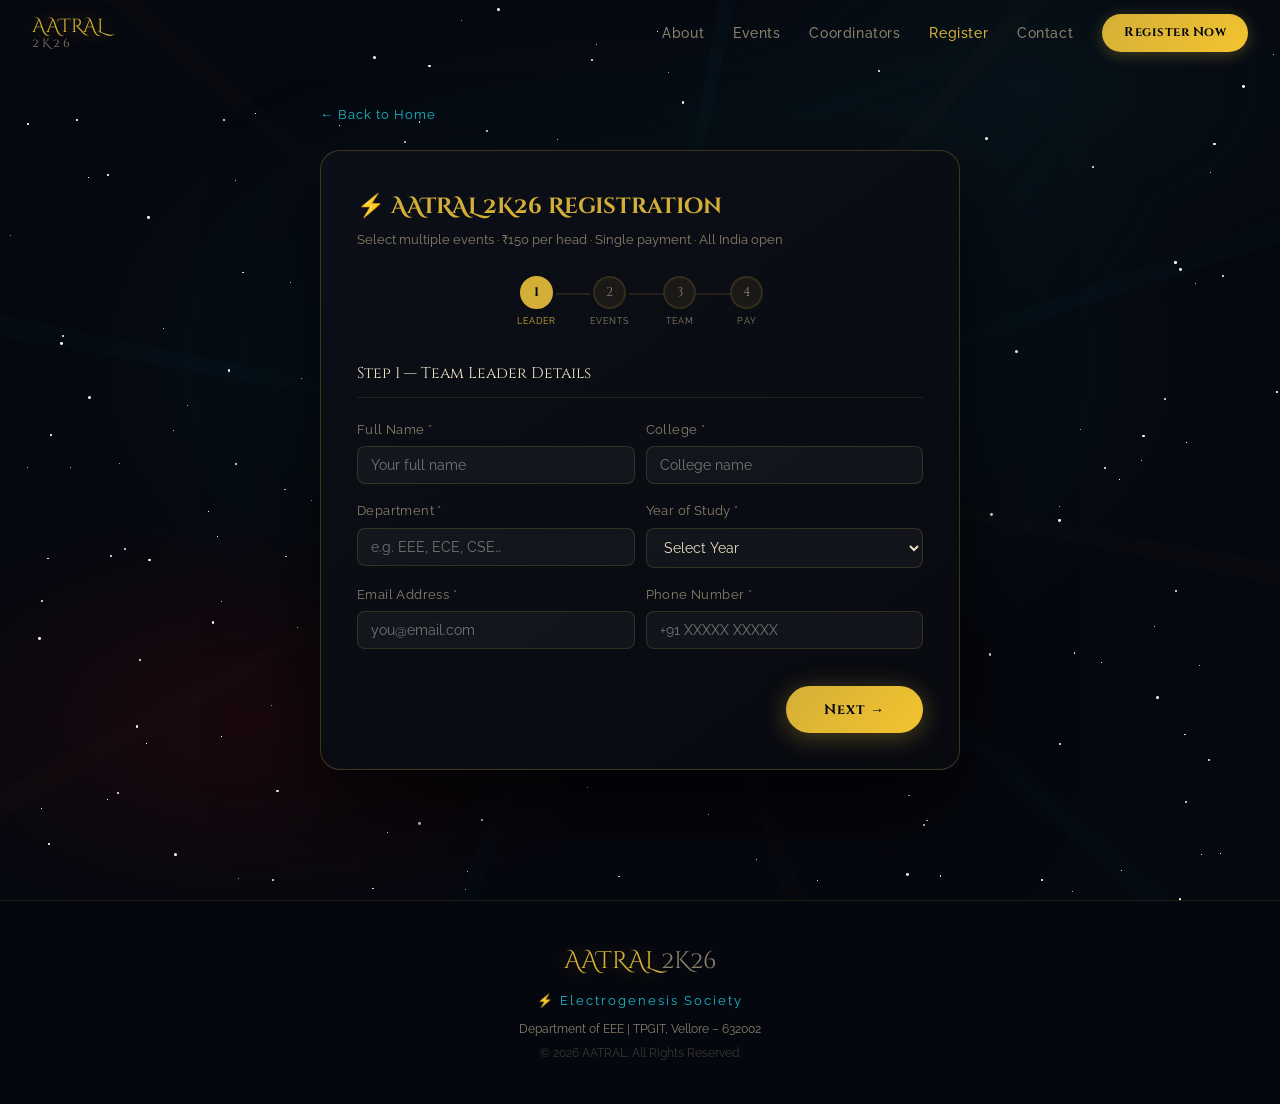
<file: pages/register.html>
<!doctype html>
<html lang="en">
  <head>
    <meta charset="UTF-8" />
    <meta name="viewport" content="width=device-width, initial-scale=1.0" />
    <title>Register | AATRAL 2K26</title>
    <link
      href="https://fonts.googleapis.com/css2?family=Cinzel+Decorative:wght@400;700;900&family=Cinzel:wght@400;600;700&family=Raleway:wght@300;400;500;600;700&display=swap"
      rel="stylesheet"
    />
    <link rel="stylesheet" href="../css/style.css" />
    <style>
      .reg-page {
        position: relative;
        z-index: 2;
        min-height: 100vh;
        padding: 100px 1.5rem 60px;
        display: flex;
        align-items: flex-start;
        justify-content: center;
      }
      .reg-wrap {
        width: 100%;
        max-width: 640px;
      }
      .reg-wrap .back-link {
        display: inline-flex;
        align-items: center;
        gap: 0.4rem;
        color: var(--tealhi);
        text-decoration: none;
        font-size: 0.82rem;
        letter-spacing: 1px;
        margin-bottom: 1.5rem;
        transition: color var(--ease);
      }
      .reg-wrap .back-link:hover {
        color: var(--gold);
      }
      .regbox {
        background: linear-gradient(145deg, #0d0f18, #080a10);
        border: 1px solid rgba(212, 175, 55, 0.25);
        border-radius: 20px;
        padding: 36px;
        box-shadow: 0 40px 100px rgba(0, 0, 0, 0.8);
      }
      .rmhdr {
        margin-bottom: 1.6rem;
      }
      .rmhdr h2 {
        font-family: "Cinzel Decorative", serif;
        font-size: 1.4rem;
        color: var(--gold);
        margin-bottom: 0.25rem;
      }
      .rmhdr p {
        color: var(--muted);
        font-size: 0.83rem;
        line-height: 1.6;
      }
      /* Steps */
      .stepdots {
        display: flex;
        align-items: center;
        justify-content: center;
        margin-bottom: 2rem;
        gap: 0;
      }
      .sdot {
        display: flex;
        flex-direction: column;
        align-items: center;
        gap: 4px;
      }
      .sdot span {
        width: 33px;
        height: 33px;
        background: rgba(212, 175, 55, 0.08);
        border: 2px solid var(--golddim);
        border-radius: 50%;
        display: flex;
        align-items: center;
        justify-content: center;
        font-family: "Cinzel", serif;
        font-size: 0.8rem;
        color: var(--muted);
        transition: all var(--ease);
      }
      .sdot small {
        font-size: 0.58rem;
        color: var(--muted);
        letter-spacing: 1px;
        text-transform: uppercase;
      }
      .sdot.active span,
      .sdot.done span {
        background: var(--gold);
        border-color: var(--gold);
        color: var(--bg);
        font-weight: bold;
      }
      .sdot.active small,
      .sdot.done small {
        color: var(--gold);
      }
      .sline {
        width: 34px;
        height: 2px;
        background: var(--golddim);
        margin-bottom: 18px;
        transition: background var(--ease);
      }
      .sline.done {
        background: var(--gold);
      }
      /* Steps content */
      .fstep {
        display: none;
      }
      .fstep.active {
        display: block;
        animation: stepIn 0.4s ease;
      }
      @keyframes stepIn {
        from {
          opacity: 0;
          transform: translateX(16px);
        }
        to {
          opacity: 1;
          transform: translateX(0);
        }
      }
      .steptitle {
        font-family: "Cinzel", serif;
        font-size: 0.98rem;
        color: var(--text);
        margin-bottom: 1.3rem;
        padding-bottom: 0.6rem;
        border-bottom: 1px solid var(--golddim);
      }
      /* Fields */
      .fg {
        margin-bottom: 1rem;
      }
      .fg label {
        display: block;
        font-size: 0.8rem;
        color: var(--muted);
        margin-bottom: 0.35rem;
        letter-spacing: 0.4px;
      }
      .fg label small {
        margin-left: 5px;
        font-size: 0.72rem;
      }
      .fg input,
      .fg select,
      .fg textarea {
        width: 100%;
        background: rgba(255, 255, 255, 0.04);
        border: 1px solid rgba(212, 175, 55, 0.18);
        border-radius: 8px;
        padding: 10px 13px;
        color: var(--text);
        font-family: "Raleway", sans-serif;
        font-size: 0.88rem;
        outline: none;
        transition: border-color var(--ease);
      }
      .fg input:focus,
      .fg select:focus {
        border-color: var(--gold);
        box-shadow: 0 0 0 3px rgba(212, 175, 55, 0.09);
      }
      .fg select option {
        background: #0d0f18;
      }
      .fg input.err {
        border-color: #e74c3c;
      }
      .frow {
        display: grid;
        grid-template-columns: 1fr 1fr;
        gap: 11px;
      }
      .facts {
        display: flex;
        gap: 0.8rem;
        justify-content: flex-end;
        margin-top: 1.3rem;
      }
      /* Event picker */
      .epicker-tabs {
        display: flex;
        gap: 10px;
        margin-bottom: 1.1rem;
      }
      .etab {
        flex: 1;
        background: rgba(255, 255, 255, 0.04);
        border: 2px solid var(--golddim);
        color: var(--muted);
        padding: 10px;
        border-radius: 10px;
        font-family: "Cinzel", serif;
        font-size: 0.78rem;
        cursor: pointer;
        transition: all var(--ease);
        text-align: center;
        letter-spacing: 0.5px;
      }
      .etab.active {
        background: var(--gold);
        border-color: var(--gold);
        color: var(--bg);
      }
      .etab:hover:not(.active) {
        border-color: var(--gold);
        color: var(--gold);
      }
      .epanel {
        display: none;
      }
      .epanel.active {
        display: block;
        animation: stepIn 0.3s ease;
      }
      .elist {
        display: flex;
        flex-direction: column;
        gap: 7px;
        max-height: 260px;
        overflow-y: auto;
        padding-right: 4px;
      }
      .elist::-webkit-scrollbar {
        width: 4px;
      }
      .elist::-webkit-scrollbar-thumb {
        background: var(--golddim);
        border-radius: 2px;
      }
      .eitem {
        display: flex;
        align-items: center;
        gap: 11px;
        background: rgba(255, 255, 255, 0.03);
        border: 1px solid var(--golddim);
        border-radius: 10px;
        padding: 11px 13px;
        cursor: pointer;
        transition: all var(--ease);
        user-select: none;
      }
      .eitem:hover {
        border-color: rgba(212, 175, 55, 0.35);
        background: rgba(212, 175, 55, 0.07);
      }
      .eitem.selected {
        border-color: var(--gold);
        background: rgba(212, 175, 55, 0.1);
      }
      .eitem.nontech:hover {
        border-color: rgba(26, 184, 200, 0.35);
        background: rgba(26, 184, 200, 0.07);
      }
      .eitem.nontech.selected {
        border-color: var(--tealhi);
        background: rgba(26, 184, 200, 0.1);
      }
      .echk {
        width: 21px;
        height: 21px;
        min-width: 21px;
        border: 2px solid var(--golddim);
        border-radius: 5px;
        display: flex;
        align-items: center;
        justify-content: center;
        transition: all var(--ease);
        font-size: 0.78rem;
      }
      .eitem.selected .echk {
        background: var(--gold);
        border-color: var(--gold);
        color: var(--bg);
      }
      .eitem.nontech.selected .echk {
        background: var(--tealhi);
        border-color: var(--tealhi);
        color: var(--bg);
      }
      .einfo {
        flex: 1;
      }
      .einame {
        font-family: "Cinzel", serif;
        font-size: 0.88rem;
        color: var(--gold);
        margin-bottom: 1px;
      }
      .eitem.nontech .einame {
        color: var(--tealhi);
      }
      .eitag {
        font-size: 0.74rem;
        color: var(--muted);
      }
      .eteam {
        font-size: 0.7rem;
        color: var(--muted);
        white-space: nowrap;
        background: var(--golddim);
        padding: 2px 8px;
        border-radius: 10px;
        margin-left: auto;
      }
      .sel-summary {
        background: rgba(212, 175, 55, 0.06);
        border: 1px solid rgba(212, 175, 55, 0.2);
        border-radius: 10px;
        padding: 13px 15px;
        margin-top: 1rem;
      }
      .sel-summary-title {
        font-family: "Cinzel", serif;
        font-size: 0.8rem;
        color: var(--gold);
        margin-bottom: 8px;
        letter-spacing: 0.5px;
      }
      .sel-tag {
        display: inline-flex;
        align-items: center;
        gap: 5px;
        background: var(--golddim);
        border: 1px solid rgba(212, 175, 55, 0.28);
        color: var(--text);
        padding: 3px 10px;
        border-radius: 14px;
        font-size: 0.76rem;
        margin: 3px;
        cursor: pointer;
        transition: all var(--ease);
      }
      .sel-tag:hover {
        border-color: #e74c3c;
        color: #e74c3c;
      }
      .no-sel {
        color: var(--muted);
        font-size: 0.83rem;
        font-style: italic;
      }
      /* Team size */
      .tsbtns {
        display: flex;
        gap: 9px;
        margin-bottom: 1rem;
      }
      .tsbtn {
        flex: 1;
        background: rgba(212, 175, 55, 0.07);
        border: 2px solid var(--golddim);
        color: var(--muted);
        padding: 11px;
        border-radius: 8px;
        font-family: "Cinzel", serif;
        font-size: 1rem;
        cursor: pointer;
        transition: all var(--ease);
      }
      .tsbtn.sel {
        background: var(--gold);
        border-color: var(--gold);
        color: var(--bg);
        font-weight: bold;
      }
      .tsbtn:hover {
        border-color: var(--gold);
      }
      .mmfield {
        margin-bottom: 0.8rem;
      }
      .mmlbl {
        display: flex;
        align-items: center;
        gap: 6px;
        font-size: 0.78rem;
        color: var(--tealhi);
        margin-bottom: 0.35rem;
      }
      /* Fee */
      .feecalc {
        background: rgba(10, 42, 47, 0.4);
        border: 1px solid rgba(26, 184, 200, 0.2);
        border-radius: 12px;
        padding: 15px 17px;
        margin-top: 0.9rem;
      }
      .feetitle {
        font-family: "Cinzel", serif;
        font-size: 0.8rem;
        color: var(--tealhi);
        margin-bottom: 9px;
        letter-spacing: 0.5px;
      }
      .feeline {
        display: flex;
        justify-content: space-between;
        align-items: center;
        font-size: 0.82rem;
        color: var(--muted);
        padding: 4px 0;
        border-bottom: 1px solid rgba(255, 255, 255, 0.04);
      }
      .feeline:last-child {
        border-bottom: none;
        margin-top: 7px;
        padding-top: 7px;
      }
      .feeline.total {
        font-family: "Cinzel", serif;
        font-size: 0.98rem;
        color: var(--text);
      }
      .feeline .val {
        color: var(--text);
      }
      .feeline.total .val {
        color: var(--goldhi);
        font-size: 1.1rem;
      }
      .feenote {
        font-size: 0.72rem;
        color: var(--muted);
        margin-top: 6px;
        text-align: center;
      }
      /* Payment */
      .paybx {
        background: rgba(10, 42, 47, 0.3);
        border: 1px solid rgba(26, 184, 200, 0.15);
        border-radius: 12px;
        padding: 20px;
        margin-bottom: 1.3rem;
      }
      .payamt {
        text-align: center;
        font-size: 0.9rem;
        color: var(--muted);
        margin-bottom: 1.3rem;
      }
      .bigamt {
        font-family: "Cinzel Decorative", serif;
        font-size: 2rem;
        color: var(--gold);
        text-shadow: 0 0 20px rgba(212, 175, 55, 0.4);
      }
      .qrsec {
        display: flex;
        flex-direction: column;
        align-items: center;
        gap: 0.9rem;
        margin-bottom: 1.3rem;
      }
      .qrwrap {
        border: 2px solid rgba(212, 175, 55, 0.3);
        border-radius: 12px;
        padding: 10px;
        background: rgba(0, 0, 0, 0.4);
      }
      .qrsvg {
        width: 152px;
        height: 152px;
      }
      .upibox {
        text-align: center;
        background: rgba(212, 175, 55, 0.08);
        border: 1px solid var(--golddim);
        border-radius: 8px;
        padding: 10px 22px;
      }
      .upibox small {
        display: block;
        color: var(--muted);
        font-size: 0.7rem;
        margin-bottom: 3px;
      }
      .upibox strong {
        color: var(--gold);
        font-size: 0.98rem;
        letter-spacing: 1px;
        display: block;
        margin-bottom: 6px;
      }
      .copybtn {
        display: block;
        margin: 6px auto 0;
        background: none;
        border: 1px solid var(--golddim);
        color: var(--gold);
        padding: 4px 14px;
        border-radius: 12px;
        cursor: pointer;
        font-size: 0.76rem;
        transition: all var(--ease);
        font-family: "Raleway", sans-serif;
      }
      .copybtn:hover {
        background: var(--gold);
        color: var(--bg);
      }
      .fileupbx {
        border: 2px dashed rgba(212, 175, 55, 0.25);
        border-radius: 10px;
        position: relative;
        transition: border-color var(--ease);
      }
      .fileupbx:hover {
        border-color: var(--gold);
      }
      .fileupbx input[type="file"] {
        position: absolute;
        inset: 0;
        opacity: 0;
        cursor: pointer;
        width: 100%;
        height: 100%;
      }
      .filelabel {
        display: flex;
        align-items: center;
        justify-content: center;
        gap: 0.6rem;
        padding: 17px;
        cursor: pointer;
        color: var(--muted);
        font-size: 0.86rem;
      }
      .scrprev {
        margin-top: 10px;
        border-radius: 8px;
        overflow: hidden;
        border: 1px solid var(--golddim);
      }
      .scrprev img {
        width: 100%;
        max-height: 175px;
        object-fit: cover;
      }
      .scrprev.hidden {
        display: none;
      }
      .chklabel {
        display: flex;
        gap: 10px;
        align-items: flex-start;
        cursor: pointer;
        font-size: 0.82rem;
        color: var(--muted);
        line-height: 1.5;
      }
      .chklabel input[type="checkbox"] {
        display: none;
      }
      .chkmark {
        width: 19px;
        height: 19px;
        min-width: 19px;
        border: 2px solid var(--golddim);
        border-radius: 4px;
        background: rgba(212, 175, 55, 0.04);
        display: flex;
        align-items: center;
        justify-content: center;
        transition: all var(--ease);
        margin-top: 2px;
      }
      .chklabel input:checked + .chkmark {
        background: var(--gold);
        border-color: var(--gold);
      }
      .chklabel input:checked + .chkmark::after {
        content: "✓";
        color: var(--bg);
        font-size: 0.76rem;
        font-weight: bold;
      }
      /* Success */
      .succ {
        text-align: center;
        padding: 16px 0;
      }
      .scircle {
        width: 90px;
        height: 90px;
        background: rgba(212, 175, 55, 0.1);
        border: 3px solid var(--gold);
        border-radius: 50%;
        display: flex;
        align-items: center;
        justify-content: center;
        margin: 0 auto 1.3rem;
        animation: spop 0.5s ease;
      }
      @keyframes spop {
        0% {
          transform: scale(0);
          opacity: 0;
        }
        70% {
          transform: scale(1.15);
        }
        100% {
          transform: scale(1);
          opacity: 1;
        }
      }
      .schk {
        font-size: 2.6rem;
        color: var(--gold);
      }
      .stitle2 {
        font-family: "Cinzel", serif;
        font-size: 1.4rem;
        color: var(--gold);
        margin-bottom: 1.3rem;
      }
      .regidbox {
        background: var(--golddim);
        border: 1px solid var(--gold);
        border-radius: 10px;
        padding: 14px 20px;
        margin-bottom: 1.3rem;
        text-align: center;
      }
      .regidbox small {
        display: block;
        color: var(--muted);
        font-size: 0.76rem;
        margin-bottom: 4px;
      }
      .regidbox strong {
        font-family: "Cinzel Decorative", serif;
        font-size: 1.2rem;
        letter-spacing: 2px;
        color: var(--gold);
      }
      .succdtl {
        background: rgba(255, 255, 255, 0.03);
        border: 1px solid var(--golddim);
        border-radius: 10px;
        padding: 14px;
        text-align: left;
        font-size: 0.82rem;
        color: var(--muted);
        margin-bottom: 1.3rem;
      }
      .succdtl .drow {
        display: flex;
        justify-content: space-between;
        gap: 10px;
        border-bottom: 1px solid rgba(255, 255, 255, 0.04);
        padding: 4px 0;
      }
      .succdtl .drow:last-child {
        border-bottom: none;
      }
      .succdtl .dk {
        color: var(--muted);
      }
      .succdtl .dv {
        color: var(--text);
        text-align: right;
        font-weight: 500;
        max-width: 60%;
        word-break: break-word;
      }
      .succnote {
        color: var(--muted);
        font-size: 0.78rem;
        margin-bottom: 1.3rem;
        background: rgba(10, 42, 47, 0.4);
        border: 1px solid rgba(26, 184, 200, 0.15);
        border-radius: 8px;
        padding: 10px 13px;
        text-align: left;
        line-height: 1.7;
      }
      @media (max-width: 600px) {
        .regbox {
          padding: 22px 16px;
        }
        .frow {
          grid-template-columns: 1fr;
        }
        .facts {
          flex-direction: column-reverse;
        }
        .facts button,
        .facts a {
          width: 100%;
        }
        .elist {
          max-height: 210px;
        }
      }
    </style>
  </head>
  <body>
    <div id="starsBg"></div>
    <div class="rayburst"></div>

    <nav id="nav">
      <div class="nav-in">
        <a href="../index.html" class="nlogo"
          ><span class="na">AATRAL</span><span class="ny">2K26</span></a
        >
        <ul class="nlinks" id="nlinks">
          <li><a href="../index.html#about">About</a></li>
          <li><a href="events.html">Events</a></li>
          <li><a href="../index.html#coordinators">Coordinators</a></li>
          <li><a href="register.html" class="active">Register</a></li>
          <li><a href="../index.html#contact">Contact</a></li>
        </ul>
        <a href="register.html" class="nbtn">Register Now</a>
        <button class="hbg" id="hbg">&#9776;</button>
      </div>
    </nav>

    <div class="reg-page">
      <div class="reg-wrap">
        <a href="../index.html" class="back-link">← Back to Home</a>
        <div class="regbox">
          <div class="rmhdr">
            <h2>⚡ AATRAL 2K26 Registration</h2>
            <p>
              Select multiple events · ₹150 per head · Single payment · All
              India open
            </p>
          </div>

          <!-- Step dots -->
          <div class="stepdots">
            <div class="sdot active" id="sd1">
              <span>1</span><small>Leader</small>
            </div>
            <div class="sline" id="sl1"></div>
            <div class="sdot" id="sd2"><span>2</span><small>Events</small></div>
            <div class="sline" id="sl2"></div>
            <div class="sdot" id="sd3"><span>3</span><small>Team</small></div>
            <div class="sline" id="sl3"></div>
            <div class="sdot" id="sd4"><span>4</span><small>Pay</small></div>
          </div>

          <!-- STEP 1 — Leader -->
          <div class="fstep active" id="fs1">
            <div class="steptitle">Step 1 — Team Leader Details</div>
            <div class="frow">
              <div class="fg">
                <label>Full Name *</label
                ><input type="text" id="lname" placeholder="Your full name" />
              </div>
              <div class="fg">
                <label>College *</label
                ><input type="text" id="lcollege" placeholder="College name" />
              </div>
            </div>
            <div class="frow">
              <div class="fg">
                <label>Department *</label
                ><input
                  type="text"
                  id="ldept"
                  placeholder="e.g. EEE, ECE, CSE…"
                />
              </div>
              <div class="fg">
                <label>Year of Study *</label>
                <select id="lyear">
                  <option value="">Select Year</option>
                  <option>1st Year</option>
                  <option>2nd Year</option>
                  <option>3rd Year</option>
                  <option>4th Year</option>
                </select>
              </div>
            </div>
            <div class="frow">
              <div class="fg">
                <label>Email Address *</label
                ><input type="email" id="lemail" placeholder="you@email.com" />
              </div>
              <div class="fg">
                <label>Phone Number *</label
                ><input
                  type="tel"
                  id="lphone"
                  placeholder="+91 XXXXX XXXXX"
                  maxlength="15"
                />
              </div>
            </div>
            <div class="facts">
              <button class="btnp" onclick="goS(2)">
                <span>Next →</span><i class="shine"></i>
              </button>
            </div>
          </div>

          <!-- STEP 2 — Events -->
          <div class="fstep" id="fs2">
            <div class="steptitle">
              Step 2 — Select Events
              <small
                style="
                  color: var(--muted);
                  font-family: Raleway;
                  font-weight: 400;
                "
                >(one or many)</small
              >
            </div>
            <div class="epicker-tabs">
              <button
                class="etab active"
                id="tab-tech"
                onclick="switchTab('tech')"
              >
                ⚡ Technical (4)
              </button>
              <button class="etab" id="tab-nt" onclick="switchTab('nt')">
                🎭 Non-Technical (4)
              </button>
            </div>
            <div class="epanel active" id="panel-tech">
              <div class="elist" id="techList"></div>
            </div>
            <div class="epanel" id="panel-nt">
              <div class="elist" id="ntList"></div>
            </div>
            <div class="sel-summary" id="selSum">
              <div class="sel-summary-title">✅ Selected Events</div>
              <div id="selTags">
                <span class="no-sel"
                  >No events selected yet — pick at least one above</span
                >
              </div>
            </div>
            <div class="facts">
              <button class="btns" onclick="goS(1)">← Back</button>
              <button class="btnp" onclick="goS(3)">
                <span>Next →</span><i class="shine"></i>
              </button>
            </div>
          </div>

          <!-- STEP 3 — Team -->
          <div class="fstep" id="fs3">
            <div class="steptitle">Step 3 — Team Details</div>
            <div class="fg">
              <label>Team Size * <small>(Min 1 – Max 3 members)</small></label>
              <div class="tsbtns">
                <button class="tsbtn sel" id="ts1" onclick="setTS(1)">1</button>
                <button class="tsbtn" id="ts2" onclick="setTS(2)">2</button>
                <button class="tsbtn" id="ts3" onclick="setTS(3)">3</button>
              </div>
            </div>
            <div id="mmCont"></div>
            <div class="feecalc">
              <div class="feetitle">💰 Fee Calculator</div>
              <div class="feeline">
                <span>Selected Events</span
                ><span class="val" id="fcEvts">—</span>
              </div>
              <div class="feeline">
                <span>Team Size</span
                ><span class="val" id="fcSz">1 member</span>
              </div>
              <div class="feeline">
                <span>Rate</span><span class="val">₹150 per head</span>
              </div>
              <div class="feeline total">
                <span>Total Amount</span
                ><span class="val" id="fcTot">₹150</span>
              </div>
              <div class="feenote">
                One single payment covers ALL selected events ✓
              </div>
            </div>
            <div class="facts">
              <button class="btns" onclick="goS(2)">← Back</button>
              <button class="btnp" onclick="goS(4)">
                <span>Next →</span><i class="shine"></i>
              </button>
            </div>
          </div>

          <!-- STEP 4 — Payment -->
          <div class="fstep" id="fs4">
            <div class="steptitle">Step 4 — Payment</div>
            <div class="paybx">
              <div class="payamt">
                Pay this amount: <span class="bigamt" id="payAmt">₹150</span>
              </div>
              <div class="qrsec">
                <div class="qrwrap">
                  <img
                    src="qr.jpeg"
                    alt="Payment QR Code"
                    style="
                      width: 152px;
                      height: 152px;
                      border-radius: 6px;
                      display: block;
                    "
                  />
                </div>
                <div class="upibox">
                  <small>Scan &amp; Pay — UPI ID</small>
                  <strong>earjun018@okicici</strong>
                  <button class="copybtn" onclick="copyUPI()">
                    Copy UPI ID
                  </button>
                </div>
              </div>
              <div class="fg">
                <label
                  >Upload Payment Screenshot *
                  <small>(JPG/PNG, max 5MB)</small></label
                >
                <div class="fileupbx" id="fileBox">
                  <input
                    type="file"
                    id="scrFile"
                    accept="image/jpeg,image/png"
                    onchange="prevScr()"
                  />
                  <label for="scrFile" class="filelabel"
                    ><span>📎</span
                    ><span id="fname"
                      >Click to upload your payment screenshot</span
                    ></label
                  >
                </div>
                <div class="scrprev hidden" id="scrPrev"></div>
              </div>
              <div class="fg" style="margin-top: 0.8rem">
                <label class="chklabel">
                  <input type="checkbox" id="payConf" />
                  <span class="chkmark"></span>
                  I confirm that I have paid
                  <strong class="gold" id="confAmt">₹150</strong> to the above
                  UPI for AATRAL 2K26 registration.
                </label>
              </div>
            </div>
            <div class="facts">
              <button class="btns" onclick="goS(3)">← Back</button>
              <button class="btnp" onclick="submitReg()" id="subBtn">
                <span>Submit Registration</span><i class="shine"></i>
              </button>
            </div>
          </div>

          <!-- SUCCESS -->
          <div class="fstep" id="fsOk">
            <div class="succ">
              <div class="scircle"><span class="schk">✓</span></div>
              <div class="stitle2">Registration Successful! 🎉</div>
              <div class="regidbox">
                <small>Your Registration ID</small><strong id="genId">—</strong>
              </div>
              <div class="succdtl" id="succDtl"></div>
              <div class="succnote">
                📧 Your registration ID has been noted. Payment will be verified
                within 24 hours.<br />
                📞 For queries: V. Guna – 9585485932 | K. Jayanth –
                9840772575<br />
                📍 Venue: EEE Seminar Hall, TPGIT, Vellore
              </div>
              <a href="../index.html" class="btnp"
                ><span>Back to Home ✓</span><i class="shine"></i
              ></a>
            </div>
          </div>
        </div>
        <!-- /regbox -->
      </div>
    </div>

    <footer>
      <div class="flogo">
        <span class="fa">AATRAL</span>
        <span style="color: var(--muted)">2K26</span>
      </div>
      <div class="fsocial">⚡ Electrogenesis Society</div>
      <p class="fsub">Department of EEE | TPGIT, Vellore – 632002</p>
      <p class="fcopy">© 2026 AATRAL. All Rights Reserved.</p>
    </footer>

    <script src="../js/data.js"></script>
    <script src="../js/utils.js"></script>
    <script>
      let selectedEvents = [],
        teamSize = 1,
        curStep = 1;

      document.addEventListener("DOMContentLoaded", () => {
        buildLists();
        updateFee();
      });

      /* ── Step navigation ── */
      function goS(n) {
        if (n > curStep && !validateStep(curStep)) return;
        curStep = n;
        showStep(n);
        updateDots(n);
        window.scrollTo({ top: 0, behavior: "smooth" });
      }
      function showStep(n) {
        document
          .querySelectorAll(".fstep")
          .forEach((s) => s.classList.remove("active"));
        const el = document.getElementById(n === "ok" ? "fsOk" : `fs${n}`);
        if (el) el.classList.add("active");
      }
      function updateDots(n) {
        for (let i = 1; i <= 4; i++) {
          const d = document.getElementById(`sd${i}`);
          if (!d) continue;
          d.classList.remove("active", "done");
          if (i < n) d.classList.add("done");
          else if (i === n) d.classList.add("active");
        }
        for (let i = 1; i <= 3; i++) {
          const l = document.getElementById(`sl${i}`);
          if (l) l.classList.toggle("done", i < n);
        }
      }

      /* ── Validation ── */
      function validateStep(s) {
        if (s === 1) {
          let ok = true;
          ["lname", "lcollege", "ldept", "lyear", "lemail", "lphone"].forEach(
            (id) => {
              const el = document.getElementById(id);
              if (!el) return;
              if (!el.value.trim()) {
                el.classList.add("err");
                ok = false;
              } else el.classList.remove("err");
            },
          );
          const em = document.getElementById("lemail");
          if (em && em.value && !/^[^\s@]+@[^\s@]+\.[^\s@]+$/.test(em.value)) {
            em.classList.add("err");
            ok = false;
            toast("Enter a valid email address", "err");
          }
          const ph = document.getElementById("lphone");
          if (ph && ph.value && !/^\+?[\d\s\-]{8,15}$/.test(ph.value)) {
            ph.classList.add("err");
            ok = false;
            toast("Enter a valid phone number", "err");
          }
          if (!ok) toast("Please fill all required fields", "err");
          return ok;
        }
        if (s === 2) {
          if (!selectedEvents.length) {
            toast("Please select at least one event", "err");
            return false;
          }
          return true;
        }
        if (s === 3) {
          let ok = true;
          for (let i = 2; i <= teamSize; i++) {
            const n = document.getElementById(`mm${i}name`),
              e = document.getElementById(`mm${i}email`);
            if (n && !n.value.trim()) {
              n.classList.add("err");
              ok = false;
            }
            if (e && !e.value.trim()) {
              e.classList.add("err");
              ok = false;
            }
          }
          if (!ok) toast("Fill all team member details", "err");
          return ok;
        }
        return true;
      }

      /* ── Event lists ── */
      function buildLists() {
        buildList("techList", EVTS.tech, "tech");
        buildList("ntList", EVTS.nontech, "nontech");
      }
      function buildList(cid, list, type) {
        const c = document.getElementById(cid);
        c.innerHTML = "";
        list.forEach((ev) => {
          const sel = selectedEvents.includes(ev.id);
          const d = document.createElement("div");
          d.className = `eitem${type === "nontech" ? " nontech" : ""}${sel ? " selected" : ""}`;
          d.id = "ei-" + ev.id;
          d.innerHTML = `<span class="echk">${sel ? "✓" : ""}</span><div class="einfo"><div class="einame">${ev.icon} ${ev.name}</div><div class="eitag">${ev.tag}</div></div><span class="eteam">${ev.size}</span>`;
          d.addEventListener("click", () => toggleEvt(ev.id, type));
          c.appendChild(d);
        });
      }
      function toggleEvt(id) {
        const idx = selectedEvents.indexOf(id);
        if (idx === -1) selectedEvents.push(id);
        else selectedEvents.splice(idx, 1);
        const el = document.getElementById("ei-" + id);
        if (el) {
          const sel = selectedEvents.includes(id);
          el.classList.toggle("selected", sel);
          el.querySelector(".echk").textContent = sel ? "✓" : "";
        }
        updateSelSummary();
        updateFee();
      }
      function switchTab(tab) {
        document.getElementById("tab-tech").className =
          "etab" + (tab === "tech" ? " active" : "");
        document.getElementById("tab-nt").className =
          "etab" + (tab === "nt" ? " active" : "");
        document
          .getElementById("panel-tech")
          .classList.toggle("active", tab === "tech");
        document
          .getElementById("panel-nt")
          .classList.toggle("active", tab === "nt");
      }
      function updateSelSummary() {
        const c = document.getElementById("selTags");
        if (!c) return;
        if (!selectedEvents.length) {
          c.innerHTML =
            '<span class="no-sel">No events selected yet — pick at least one above</span>';
          return;
        }
        const all = [...EVTS.tech, ...EVTS.nontech];
        c.innerHTML = selectedEvents
          .map((id) => {
            const ev = all.find((e) => e.id === id);
            return ev
              ? `<span class="sel-tag" onclick="toggleEvt('${id}')"><span>${ev.icon} ${ev.name}</span><span style="margin-left:3px;color:var(--muted)">✕</span></span>`
              : "";
          })
          .join("");
      }

      /* ── Team size ── */
      function setTS(n) {
        teamSize = n;
        [1, 2, 3].forEach((i) =>
          document.getElementById("ts" + i)?.classList.toggle("sel", i === n),
        );
        renderMembers(n);
        updateFee();
      }
      function renderMembers(n) {
        const c = document.getElementById("mmCont");
        c.innerHTML = "";
        for (let i = 2; i <= n; i++) {
          c.innerHTML += `<div class="mmfield"><div class="mmlbl">👤 Member ${i} Details</div>
      <div class="frow">
        <div class="fg"><label>Name *</label><input type="text" id="mm${i}name" placeholder="Full name"/></div>
        <div class="fg"><label>Email *</label><input type="email" id="mm${i}email" placeholder="Email"/></div>
      </div></div>`;
        }
      }

      /* ── Fee calc ── */
      function updateFee() {
        const total = teamSize * CFG.fee;
        const all = [...EVTS.tech, ...EVTS.nontech];
        const evtNames =
          selectedEvents
            .map((id) => all.find((e) => e.id === id)?.name || "")
            .filter(Boolean)
            .join(", ") || "None selected";
        const fcEvts = document.getElementById("fcEvts");
        if (fcEvts)
          fcEvts.textContent =
            selectedEvents.length +
            " event" +
            (selectedEvents.length !== 1 ? "s" : "") +
            " — " +
            evtNames.substring(0, 40) +
            (evtNames.length > 40 ? "…" : "");
        const fcSz = document.getElementById("fcSz");
        if (fcSz)
          fcSz.textContent = teamSize + " member" + (teamSize !== 1 ? "s" : "");
        ["fcTot", "payAmt", "confAmt"].forEach((id) => {
          const el = document.getElementById(id);
          if (el) el.textContent = "₹" + total;
        });
      }

      /* ── Screenshot preview ── */
      function prevScr() {
        const f = document.getElementById("scrFile");
        if (!f.files || !f.files[0]) return;
        const file = f.files[0];
        if (!["image/jpeg", "image/png"].includes(file.type)) {
          toast("Only JPG and PNG files accepted", "err");
          f.value = "";
          return;
        }
        if (file.size > 5 * 1024 * 1024) {
          toast("File must be under 5MB", "err");
          f.value = "";
          return;
        }
        document.getElementById("fname").textContent = file.name;
        const r = new FileReader();
        r.onload = (e) => {
          const p = document.getElementById("scrPrev");
          p.innerHTML = `<img src="${e.target.result}" alt="Payment Screenshot"/>`;
          p.classList.remove("hidden");
        };
        r.readAsDataURL(file);
      }

      /* ── Copy UPI ── */
      function copyUPI() {
        navigator.clipboard
          .writeText(CFG.upi)
          .then(() => toast("UPI ID copied!", "ok"))
          .catch(() => toast("UPI: " + CFG.upi, "ok"));
      }

      /* ── Convert file to base64 ── */
      function fileToBase64(file) {
        return new Promise((resolve, reject) => {
          const r = new FileReader();
          r.onload = () => resolve(r.result);
          r.onerror = () => reject(new Error("File read failed"));
          r.readAsDataURL(file);
        });
      }

      /* ── Submit ── */
      async function submitReg() {
        const scr = document.getElementById("scrFile");
        if (!scr.files || !scr.files[0]) {
          toast("Upload your payment screenshot", "err");
          return;
        }
        if (!document.getElementById("payConf").checked) {
          toast("Please confirm your payment", "err");
          return;
        }

        const btn = document.getElementById("subBtn");
        btn.disabled = true;
        btn.innerHTML = '<span><span class="spin"></span>Submitting…</span>';

        const all = [...EVTS.tech, ...EVTS.nontech];
        const evtNames = selectedEvents
          .map((id) => all.find((e) => e.id === id)?.name || id)
          .join(", ");
        const members = [];
        for (let i = 2; i <= teamSize; i++) {
          members.push({
            name: document.getElementById(`mm${i}name`)?.value?.trim() || "",
            email: document.getElementById(`mm${i}email`)?.value?.trim() || "",
          });
        }
        const regId = genRegId();
        const displayData = {
          name: document.getElementById("lname").value.trim(),
          email: document.getElementById("lemail").value.trim(),
          college: document.getElementById("lcollege").value.trim(),
          events: evtNames,
          size: teamSize,
          total: teamSize * CFG.fee,
        };

        // No API configured — demo mode
        const isDemo =
          !CFG.apiUrl || CFG.apiUrl === "YOUR_GOOGLE_APPS_SCRIPT_URL";
        if (isDemo) {
          showSuccess(regId, displayData);
          return;
        }

        try {
          btn.innerHTML =
            '<span><span class="spin"></span>Uploading Image…</span>';

          // Upload image to Cloudinary
          let screenshotUrl = "";
          try {
            const base64 = await fileToBase64(scr.files[0]);
            screenshotUrl = await uploadImage(
              base64,
              CFG.cloudinaryCloudName,
              CFG.cloudinaryUploadPreset,
            );
          } catch (uploadError) {
            toast("Image upload failed: " + uploadError.message, "err");
            btn.disabled = false;
            btn.innerHTML =
              '<span>Submit Registration</span><i class="shine"></i>';
            return;
          }

          const payload = {
            regId,
            leaderName: displayData.name,
            college: displayData.college,
            department: document.getElementById("ldept").value.trim(),
            year: document.getElementById("lyear").value,
            email: displayData.email,
            phone: document.getElementById("lphone").value.trim(),
            events: evtNames,
            eventCount: selectedEvents.length,
            teamSize,
            teamMembers: JSON.stringify(members),
            feePerHead: CFG.fee,
            totalAmount: teamSize * CFG.fee,
            screenshotUrl: screenshotUrl,
            screenshotMime: scr.files[0].type,
          };

          btn.innerHTML = '<span><span class="spin"></span>Saving…</span>';
          const res = await fetch(CFG.apiUrl, {
            method: "POST",
            headers: { "Content-Type": "text/plain" },
            body: JSON.stringify(payload),
          });

          const json = await res.json();

          if (json.status === "duplicate") {
            toast("⚠️ Email already registered for one of these events", "err");
            btn.disabled = false;
            btn.innerHTML =
              '<span>Submit Registration</span><i class="shine"></i>';
            return;
          }
          if (json.status !== "success")
            throw new Error(json.message || "Server error");
          showSuccess(json.regId || regId, displayData);
        } catch (err) {
          toast("Submission failed: " + err.message, "err");
          btn.disabled = false;
          btn.innerHTML =
            '<span>Submit Registration</span><i class="shine"></i>';
        }
      }

      function genRegId() {
        return (
          "AATRAL-" +
          Date.now().toString(36).toUpperCase().slice(-6) +
          "-" +
          Math.random().toString(36).substr(2, 4).toUpperCase()
        );
      }

      function showSuccess(regId, d) {
        document.getElementById("genId").textContent = regId;
        document.getElementById("succDtl").innerHTML = `
    <div class="drow"><span class="dk">Leader Name</span><span class="dv">${d.name}</span></div>
    <div class="drow"><span class="dk">College</span><span class="dv">${d.college}</span></div>
    <div class="drow"><span class="dk">Email</span><span class="dv">${d.email}</span></div>
    <div class="drow"><span class="dk">Events Registered</span><span class="dv" style="color:var(--tealhi)">${d.events}</span></div>
    <div class="drow"><span class="dk">Team Size</span><span class="dv">${d.size} member${d.size > 1 ? "s" : ""}</span></div>
    <div class="drow"><span class="dk">Total Paid</span><span class="dv" style="color:var(--goldhi);font-family:Cinzel">₹${d.total}</span></div>
    <div class="drow"><span class="dk">Status</span><span class="dv" style="color:orange">Pending Verification</span></div>`;
        showStep("ok");
        confetti();
      }

      function confetti() {
        const m = document.querySelector(".regbox");
        for (let i = 0; i < 25; i++) {
          const p = document.createElement("div");
          p.style.cssText = `position:absolute;width:${Math.random() * 6 + 3}px;height:${Math.random() * 6 + 3}px;background:${["#D4AF37", "#F4C430", "#fff", "#1aB8c8", "#ff9f43"][Math.floor(Math.random() * 5)]};border-radius:${Math.random() > 0.5 ? "50%" : "2px"};left:${Math.random() * 100}%;top:${Math.random() * 20 + 5}%;animation:cf${i % 3} ${Math.random() * 2 + 0.7}s ease forwards;pointer-events:none;z-index:20`;
          m.style.position = "relative";
          m.appendChild(p);
          setTimeout(() => p.remove(), 3200);
        }
        if (!document.getElementById("cfStyle")) {
          const s = document.createElement("style");
          s.id = "cfStyle";
          s.textContent =
            "@keyframes cf0{0%{transform:translateY(0) rotate(0);opacity:1}100%{transform:translateY(200px) rotate(600deg);opacity:0}}@keyframes cf1{0%{transform:translateY(0) scale(1);opacity:1}100%{transform:translateY(240px) rotate(-400deg) scale(.3);opacity:0}}@keyframes cf2{0%{opacity:1}100%{transform:translateY(210px) translateX(50px) rotate(720deg);opacity:0}}";
          document.head.appendChild(s);
        }
      }
    </script>
  </body>
</html>
</file>
<file: css/style.css>
/* ================================================================
   AATRAL 2K26 — SHARED STYLES
================================================================ */
:root{
  --bg:#060810;
  --teal:#0a2a2f;
  --teal2:#0d3540;
  --crimson:#3a0a0a;
  --gold:#D4AF37;
  --goldhi:#F4C430;
  --golddim:rgba(212,175,55,.13);
  --goldbright:rgba(212,175,55,.35);
  --text:#EDE0C4;
  --muted:#8A7F6A;
  --dark2:#0e0e14;
  --dark3:#12121a;
  --red:#c0392b;
  --tealhi:#1aB8c8;
  --r:12px;
  --ease:.35s cubic-bezier(.4,0,.2,1);
}
*,*::before,*::after{box-sizing:border-box;margin:0;padding:0}
html{scroll-behavior:smooth}
body{font-family:'Raleway',sans-serif;background:var(--bg);color:var(--text);overflow-x:hidden;line-height:1.7}

/* ─── STAR BG ─── */
#starsBg{position:fixed;inset:0;z-index:0;pointer-events:none;
  background:
    radial-gradient(ellipse 70% 60% at 50% 40%, rgba(10,42,47,.55) 0, transparent 65%),
    radial-gradient(ellipse 50% 40% at 20% 80%, rgba(58,10,10,.4) 0, transparent 60%),
    radial-gradient(ellipse 50% 40% at 80% 10%, rgba(10,42,47,.3) 0, transparent 60%)}
.sp{position:absolute;border-radius:50%;background:#fff;animation:twinkle var(--d,3s) ease-in-out var(--dl,0s) infinite alternate}
@keyframes twinkle{from{opacity:var(--mn,.08);transform:scale(1)}to{opacity:var(--mx,.75);transform:scale(1.5)}}

.rayburst{position:fixed;top:50%;left:50%;transform:translate(-50%,-50%);width:200vmax;height:200vmax;z-index:0;pointer-events:none;opacity:.04;
  background:conic-gradient(from 0deg,transparent 0deg 10deg,rgba(0,200,200,.6) 10deg 12deg,transparent 12deg 40deg,rgba(212,175,55,.5) 40deg 42deg,transparent 42deg 70deg,rgba(0,200,200,.5) 70deg 72deg,transparent 72deg 100deg,rgba(212,175,55,.4) 100deg 102deg,transparent 102deg 130deg,rgba(0,200,200,.5) 130deg 132deg,transparent 132deg 160deg,rgba(212,175,55,.4) 160deg 162deg,transparent 162deg 200deg,rgba(0,200,200,.5) 200deg 202deg,transparent 202deg 240deg,rgba(212,175,55,.4) 240deg 242deg,transparent 242deg 280deg,rgba(0,200,200,.5) 280deg 282deg,transparent 282deg 310deg,rgba(212,175,55,.4) 310deg 312deg,transparent 312deg 360deg);
  animation:rotray 60s linear infinite}
@keyframes rotray{to{transform:translate(-50%,-50%) rotate(360deg)}}

/* ─── NAV ─── */
nav{position:fixed;top:0;left:0;right:0;z-index:1000;padding:0 2rem;transition:background var(--ease)}
nav.scrolled{background:rgba(6,8,16,.94);backdrop-filter:blur(24px);border-bottom:1px solid var(--golddim);box-shadow:0 4px 30px rgba(0,0,0,.5)}
.nav-in{max-width:1240px;margin:auto;display:flex;align-items:center;gap:1.8rem;height:66px}
.nlogo{font-family:'Cinzel Decorative',serif;font-size:1.2rem;margin-right:auto;cursor:pointer;line-height:1;text-decoration:none}
.nlogo .na{color:var(--gold);text-shadow:0 0 20px rgba(212,175,55,.5)}
.nlogo .ny{color:var(--muted);font-size:.75rem;display:block;letter-spacing:3px}
.nlinks{display:flex;list-style:none;gap:1.8rem}
.nlinks a{color:var(--muted);text-decoration:none;font-size:.86rem;letter-spacing:.6px;font-weight:500;transition:color var(--ease)}
.nlinks a:hover,.nlinks a.active{color:var(--gold)}
.nbtn{background:linear-gradient(135deg,var(--gold),var(--goldhi));color:var(--bg);border:none;padding:8px 22px;border-radius:25px;font-family:'Cinzel',serif;font-weight:700;font-size:.8rem;cursor:pointer;transition:all var(--ease);letter-spacing:.5px;box-shadow:0 3px 15px rgba(212,175,55,.3);text-decoration:none;display:inline-block}
.nbtn:hover{transform:translateY(-1px);box-shadow:0 6px 25px rgba(212,175,55,.5)}
.hbg{display:none;background:none;border:none;color:var(--gold);font-size:1.5rem;cursor:pointer}

/* ─── BUTTONS ─── */
.btnp{position:relative;overflow:hidden;background:linear-gradient(135deg,var(--gold),var(--goldhi));color:var(--bg);border:none;padding:14px 38px;border-radius:50px;font-family:'Cinzel',serif;font-weight:700;font-size:.88rem;letter-spacing:1px;cursor:pointer;transition:all var(--ease);box-shadow:0 4px 25px rgba(212,175,55,.35)}
.btnp:hover{transform:translateY(-2px);box-shadow:0 8px 40px rgba(212,175,55,.55)}
.btnp .shine{position:absolute;top:0;left:-100%;width:60%;height:100%;background:linear-gradient(90deg,transparent,rgba(255,255,255,.4),transparent);transform:skewX(-20deg);transition:left .6s ease}
.btnp:hover .shine{left:150%}
.btnp.lg{padding:16px 48px;font-size:.95rem}
.btns{background:transparent;color:var(--tealhi);border:2px solid var(--tealhi);padding:14px 38px;border-radius:50px;font-family:'Cinzel',serif;font-weight:600;font-size:.88rem;letter-spacing:1px;cursor:pointer;transition:all var(--ease)}
.btns:hover{background:rgba(26,184,200,.1);transform:translateY(-2px)}

/* ─── SECTIONS ─── */
section{position:relative;z-index:2;padding:90px 2rem}
.shdr{text-align:center;margin-bottom:50px}
.stag{font-size:.7rem;color:var(--tealhi);letter-spacing:3px;text-transform:uppercase;margin-bottom:.5rem}
.stitle{font-family:'Cinzel',serif;font-size:clamp(1.8rem,4.5vw,3rem);color:var(--text);margin-bottom:1rem}
.gold{color:var(--gold)}
.gline{width:80px;height:3px;background:linear-gradient(90deg,transparent,var(--gold),transparent);margin:0 auto}
.gline.teal{background:linear-gradient(90deg,transparent,var(--tealhi),transparent)}

/* ─── REVEAL ─── */
.rv{opacity:0;transform:translateY(35px);transition:opacity .7s ease,transform .7s ease}
.rv.vis{opacity:1;transform:translateY(0)}

/* ─── FOOTER ─── */
footer{position:relative;z-index:2;background:rgba(6,8,16,.98);border-top:1px solid var(--golddim);padding:40px 2rem;text-align:center}
.flogo{font-family:'Cinzel Decorative',serif;font-size:1.5rem;margin-bottom:.5rem}
.flogo .fa{color:var(--gold);text-shadow:0 0 20px rgba(212,175,55,.4)}
.fsocial{color:var(--tealhi);font-size:.8rem;letter-spacing:2px;margin-bottom:.4rem}
.fsub{color:var(--muted);font-size:.78rem;margin-bottom:.3rem}
.fcopy{color:rgba(138,127,106,.4);font-size:.72rem}

/* ─── TOAST ─── */
.toast{position:fixed;bottom:26px;right:26px;background:linear-gradient(135deg,#0e1020,#141420);border:1px solid var(--golddim);border-radius:10px;padding:12px 20px;color:var(--text);font-size:.86rem;z-index:9999;animation:toastIn .3s ease;box-shadow:0 10px 40px rgba(0,0,0,.6);max-width:300px}
.toast.err{border-color:#e74c3c}
.toast.ok{border-color:var(--gold)}
@keyframes toastIn{from{transform:translateY(16px);opacity:0}to{transform:translateY(0);opacity:1}}
.spin{display:inline-block;width:16px;height:16px;border:2px solid rgba(255,255,255,.25);border-top-color:var(--bg);border-radius:50%;animation:sp .7s linear infinite;vertical-align:middle;margin-right:5px}
@keyframes sp{to{transform:rotate(360deg)}}

/* ─── PAGE HEADER (for inner pages) ─── */
.page-hero{padding:130px 2rem 60px;text-align:center;position:relative;z-index:2}
.page-hero h1{font-family:'Cinzel Decorative',serif;font-size:clamp(2rem,6vw,4rem);color:var(--gold);text-shadow:0 0 40px rgba(212,175,55,.4);margin-bottom:.5rem}
.page-hero p{color:var(--muted);font-size:1rem;letter-spacing:1px}
.page-hero .back-link{display:inline-flex;align-items:center;gap:.4rem;color:var(--tealhi);text-decoration:none;font-size:.82rem;letter-spacing:1px;margin-bottom:1.5rem;transition:color var(--ease)}
.page-hero .back-link:hover{color:var(--gold)}

/* ─── MOBILE ─── */
@media(max-width:768px){
  .nlinks,.nbtn{display:none}
  .hbg{display:block}
  .nlinks.mopen{display:flex;flex-direction:column;position:fixed;top:66px;left:0;right:0;background:rgba(6,8,16,.97);padding:2rem;gap:1.5rem;border-bottom:1px solid var(--golddim);z-index:999}
}
</file>
